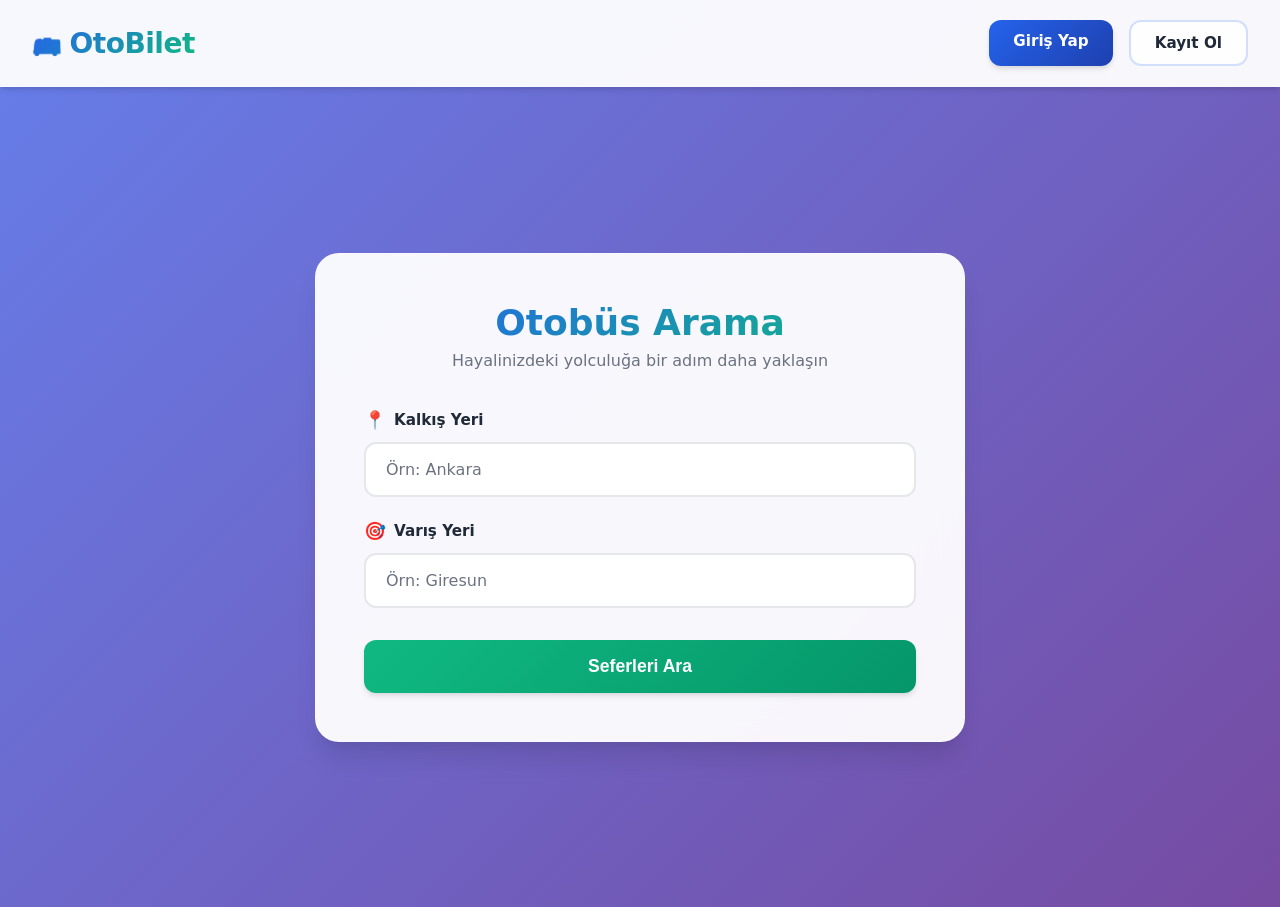
<file: frontend/public/index.html>
<!DOCTYPE html>
<html lang="tr">
<head>
    <meta charset="UTF-8">
    <meta name="viewport" content="width=device-width, initial-scale=1.0">
    <title>Otobüs Bileti Al - Kurumsal Bilet Platformu</title>
    <style>
        * {
            margin: 0;
            padding: 0;
            box-sizing: border-box;
        }

        :root {
            --primary-color: #2563eb;
            --primary-dark: #1e40af;
            --secondary-color: #10b981;
            --secondary-dark: #059669;
            --accent-color: #f59e0b;
            --text-primary: #1f2937;
            --text-secondary: #6b7280;
            --bg-primary: #ffffff;
            --bg-secondary: #f9fafb;
            --border-color: #e5e7eb;
            --shadow-sm: 0 1px 2px 0 rgba(0, 0, 0, 0.05);
            --shadow-md: 0 4px 6px -1px rgba(0, 0, 0, 0.1), 0 2px 4px -1px rgba(0, 0, 0, 0.06);
            --shadow-lg: 0 10px 15px -3px rgba(0, 0, 0, 0.1), 0 4px 6px -2px rgba(0, 0, 0, 0.05);
            --shadow-xl: 0 20px 25px -5px rgba(0, 0, 0, 0.1), 0 10px 10px -5px rgba(0, 0, 0, 0.04);
        }

        body {
            font-family: 'Inter', system-ui, -apple-system, BlinkMacSystemFont, "Segoe UI", Roboto, "Helvetica Neue", Arial, sans-serif;
            background: linear-gradient(135deg, #667eea 0%, #764ba2 25%, #f093fb 50%, #4facfe 75%, #00f2fe 100%);
            background-size: 400% 400%;
            animation: gradientShift 15s ease infinite;
            margin: 0;
            padding: 0;
            min-height: 100vh;
            color: var(--text-primary);
        }

        @keyframes gradientShift {
            0% { background-position: 0% 50%; }
            50% { background-position: 100% 50%; }
            100% { background-position: 0% 50%; }
        }

        @keyframes fadeInUp {
            from {
                opacity: 0;
                transform: translateY(30px);
            }
            to {
                opacity: 1;
                transform: translateY(0);
            }
        }

        @keyframes slideInRight {
            from {
                opacity: 0;
                transform: translateX(-20px);
            }
            to {
                opacity: 1;
                transform: translateX(0);
            }
        }

        @keyframes pulse {
            0%, 100% {
                transform: scale(1);
            }
            50% {
                transform: scale(1.05);
            }
        }

        @keyframes shimmer {
            0% {
                background-position: -1000px 0;
            }
            100% {
                background-position: 1000px 0;
            }
        }

        header {
            background: rgba(255, 255, 255, 0.95);
            backdrop-filter: blur(10px);
            -webkit-backdrop-filter: blur(10px);
            padding: 1.25rem 2rem;
            display: flex;
            justify-content: space-between;
            align-items: center;
            border-bottom: 1px solid rgba(255, 255, 255, 0.2);
            box-shadow: var(--shadow-md);
            position: sticky;
            top: 0;
            z-index: 100;
            animation: slideInRight 0.6s ease-out;
        }

        .logo {
            font-size: 1.75rem;
            font-weight: 700;
            background: linear-gradient(135deg, var(--primary-color), var(--secondary-color));
            -webkit-background-clip: text;
            -webkit-text-fill-color: transparent;
            background-clip: text;
            letter-spacing: -0.5px;
            display: flex;
            align-items: center;
            gap: 0.5rem;
        }

        .logo::before {
            content: "🚌";
            font-size: 1.5rem;
            animation: pulse 2s ease-in-out infinite;
        }

        .auth-links {
            display: flex;
            gap: 1rem;
        }

        .auth-links a {
            text-decoration: none;
            padding: 0.75rem 1.5rem;
            border-radius: 12px;
            font-weight: 600;
            font-size: 0.95rem;
            transition: all 0.3s cubic-bezier(0.4, 0, 0.2, 1);
            position: relative;
            overflow: hidden;
        }

        .auth-links a::before {
            content: '';
            position: absolute;
            top: 50%;
            left: 50%;
            width: 0;
            height: 0;
            border-radius: 50%;
            background: rgba(255, 255, 255, 0.3);
            transform: translate(-50%, -50%);
            transition: width 0.6s, height 0.6s;
        }

        .auth-links a:hover::before {
            width: 300px;
            height: 300px;
        }

        .auth-links a.login {
            background: linear-gradient(135deg, var(--primary-color), var(--primary-dark));
            color: white;
            box-shadow: var(--shadow-md);
        }

        .auth-links a.login:hover {
            transform: translateY(-2px);
            box-shadow: var(--shadow-lg);
        }

        .auth-links a.register {
            background: rgba(255, 255, 255, 0.9);
            color: var(--text-primary);
            border: 2px solid rgba(37, 99, 235, 0.2);
        }

        .auth-links a.register:hover {
            background: rgba(255, 255, 255, 1);
            border-color: var(--primary-color);
            transform: translateY(-2px);
            box-shadow: var(--shadow-md);
        }

        main {
            padding: 3rem 2rem;
            min-height: calc(100vh - 80px);
            display: flex;
            align-items: center;
            justify-content: center;
        }

        .container {
            max-width: 650px;
            width: 100%;
            background: rgba(255, 255, 255, 0.95);
            backdrop-filter: blur(20px);
            -webkit-backdrop-filter: blur(20px);
            padding: 3rem;
            border-radius: 24px;
            box-shadow: var(--shadow-xl);
            border: 1px solid rgba(255, 255, 255, 0.3);
            animation: fadeInUp 0.8s ease-out;
        }

        h1 {
            text-align: center;
            color: var(--text-primary);
            font-size: 2.25rem;
            font-weight: 700;
            margin-bottom: 0.5rem;
            background: linear-gradient(135deg, var(--primary-color), var(--secondary-color));
            -webkit-background-clip: text;
            -webkit-text-fill-color: transparent;
            background-clip: text;
        }

        .subtitle {
            text-align: center;
            color: var(--text-secondary);
            font-size: 1rem;
            margin-bottom: 2.5rem;
        }

        .search-form {
            display: flex;
            flex-direction: column;
            gap: 1.5rem;
        }

        .form-group {
            display: flex;
            flex-direction: column;
            position: relative;
        }

        label {
            margin-bottom: 0.75rem;
            font-weight: 600;
            color: var(--text-primary);
            font-size: 0.95rem;
            display: flex;
            align-items: center;
            gap: 0.5rem;
        }

        label::before {
            content: "📍";
            font-size: 1.1rem;
        }

        .form-group:last-of-type label::before {
            content: "🎯";
        }

        input {
            padding: 1rem 1.25rem;
            border: 2px solid var(--border-color);
            border-radius: 12px;
            font-size: 1rem;
            transition: all 0.3s cubic-bezier(0.4, 0, 0.2, 1);
            background: var(--bg-primary);
            color: var(--text-primary);
            font-family: inherit;
        }

        input:focus {
            outline: none;
            border-color: var(--primary-color);
            box-shadow: 0 0 0 4px rgba(37, 99, 235, 0.1);
            transform: translateY(-2px);
        }

        input::placeholder {
            color: var(--text-secondary);
        }

        button {
            padding: 1rem 2rem;
            background: linear-gradient(135deg, var(--secondary-color), var(--secondary-dark));
            color: white;
            border: none;
            border-radius: 12px;
            cursor: pointer;
            font-size: 1.1rem;
            font-weight: 600;
            transition: all 0.3s cubic-bezier(0.4, 0, 0.2, 1);
            box-shadow: var(--shadow-md);
            position: relative;
            overflow: hidden;
            margin-top: 0.5rem;
        }

        button::before {
            content: '';
            position: absolute;
            top: 0;
            left: -100%;
            width: 100%;
            height: 100%;
            background: linear-gradient(90deg, transparent, rgba(255, 255, 255, 0.3), transparent);
            transition: left 0.5s;
        }

        button:hover::before {
            left: 100%;
        }

        button:hover {
            transform: translateY(-3px);
            box-shadow: var(--shadow-lg);
        }

        button:active {
            transform: translateY(-1px);
        }

        @media (max-width: 768px) {
            header {
                padding: 1rem 1.5rem;
                flex-direction: column;
                gap: 1rem;
            }

            .auth-links {
                width: 100%;
                justify-content: center;
            }

            .container {
                padding: 2rem 1.5rem;
                margin: 1rem;
            }

            h1 {
                font-size: 1.75rem;
            }

            main {
                padding: 2rem 1rem;
            }
        }
    </style>
</head>
<body>
    <header>
        <div class="logo">OtoBilet</div>
        <nav class="auth-links">
            <a href="/login.html" class="login">Giriş Yap</a>
            <a href="/register.html" class="register">Kayıt Ol</a>
        </nav>
    </header>
    <main>
        <div class="container">
            <h1>Otobüs Arama</h1>
            <p class="subtitle">Hayalinizdeki yolculuğa bir adım daha yaklaşın</p>
            <form class="search-form" action="/trips.php" method="GET">
                <div class="form-group">
                    <label for="departure">Kalkış Yeri</label>
                    <input type="text" id="departure" name="departure_city" placeholder="Örn: Ankara" required>
                </div>
                <div class="form-group">
                    <label for="destination">Varış Yeri</label>
                    <input type="text" id="destination" name="destination_city" placeholder="Örn: Giresun" required>
                </div>
                <button type="submit">Seferleri Ara</button>
            </form>
        </div>
    </main>
</body>
</html>
</file>
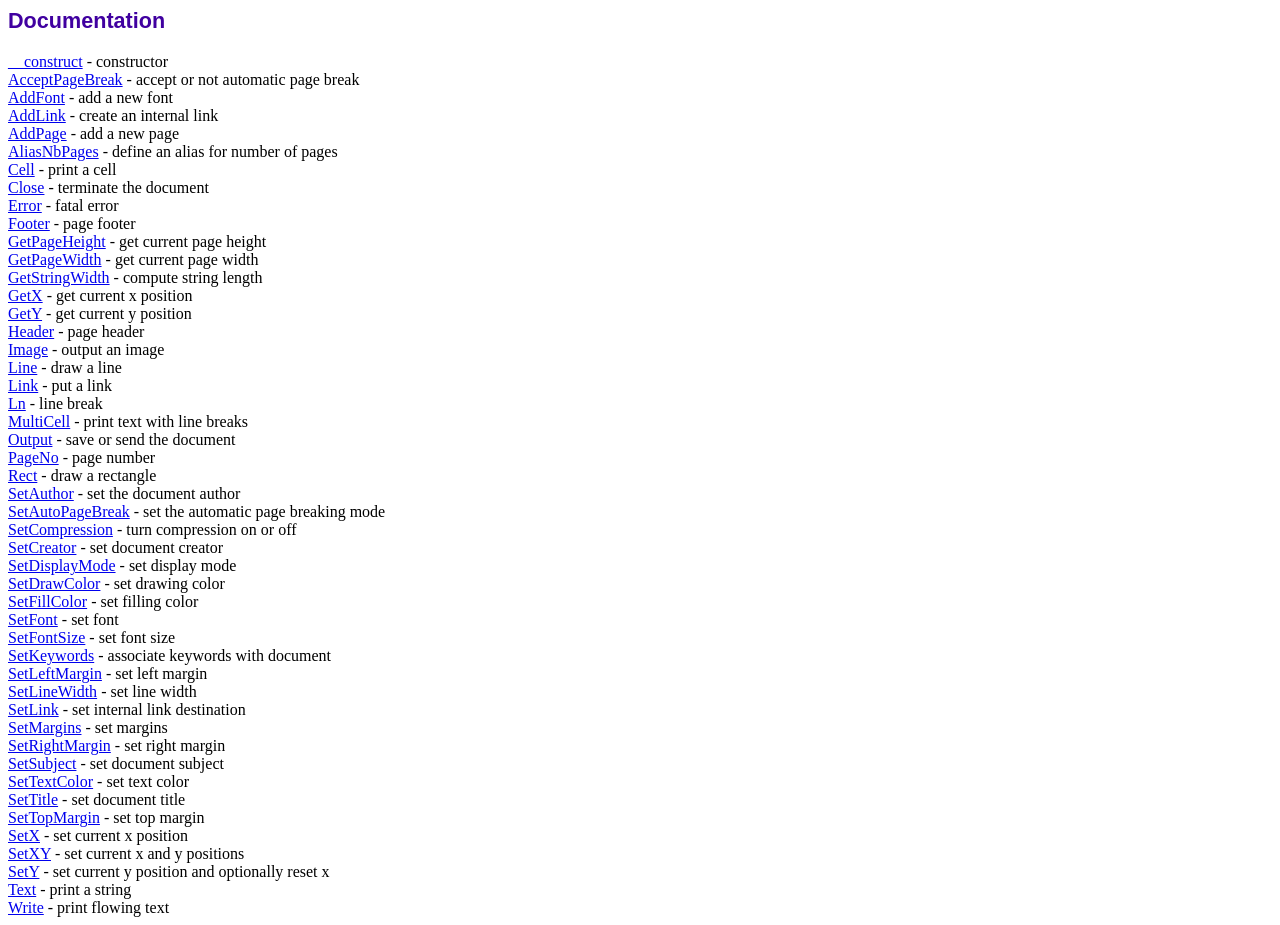
<file: backend/src/lib/doc/index.htm>
<!DOCTYPE html PUBLIC "-//W3C//DTD HTML 4.01 Transitional//EN">
<html>
<head>
<meta http-equiv="Content-Type" content="text/html; charset=UTF-8">
<title>Documentation</title>
<link type="text/css" rel="stylesheet" href="../fpdf.css">
</head>
<body>
<h1>Documentation</h1>
<a href="__construct.htm">__construct</a> - constructor<br>
<a href="acceptpagebreak.htm">AcceptPageBreak</a> - accept or not automatic page break<br>
<a href="addfont.htm">AddFont</a> - add a new font<br>
<a href="addlink.htm">AddLink</a> - create an internal link<br>
<a href="addpage.htm">AddPage</a> - add a new page<br>
<a href="aliasnbpages.htm">AliasNbPages</a> - define an alias for number of pages<br>
<a href="cell.htm">Cell</a> - print a cell<br>
<a href="close.htm">Close</a> - terminate the document<br>
<a href="error.htm">Error</a> - fatal error<br>
<a href="footer.htm">Footer</a> - page footer<br>
<a href="getpageheight.htm">GetPageHeight</a> - get current page height<br>
<a href="getpagewidth.htm">GetPageWidth</a> - get current page width<br>
<a href="getstringwidth.htm">GetStringWidth</a> - compute string length<br>
<a href="getx.htm">GetX</a> - get current x position<br>
<a href="gety.htm">GetY</a> - get current y position<br>
<a href="header.htm">Header</a> - page header<br>
<a href="image.htm">Image</a> - output an image<br>
<a href="line.htm">Line</a> - draw a line<br>
<a href="link.htm">Link</a> - put a link<br>
<a href="ln.htm">Ln</a> - line break<br>
<a href="multicell.htm">MultiCell</a> - print text with line breaks<br>
<a href="output.htm">Output</a> - save or send the document<br>
<a href="pageno.htm">PageNo</a> - page number<br>
<a href="rect.htm">Rect</a> - draw a rectangle<br>
<a href="setauthor.htm">SetAuthor</a> - set the document author<br>
<a href="setautopagebreak.htm">SetAutoPageBreak</a> - set the automatic page breaking mode<br>
<a href="setcompression.htm">SetCompression</a> - turn compression on or off<br>
<a href="setcreator.htm">SetCreator</a> - set document creator<br>
<a href="setdisplaymode.htm">SetDisplayMode</a> - set display mode<br>
<a href="setdrawcolor.htm">SetDrawColor</a> - set drawing color<br>
<a href="setfillcolor.htm">SetFillColor</a> - set filling color<br>
<a href="setfont.htm">SetFont</a> - set font<br>
<a href="setfontsize.htm">SetFontSize</a> - set font size<br>
<a href="setkeywords.htm">SetKeywords</a> - associate keywords with document<br>
<a href="setleftmargin.htm">SetLeftMargin</a> - set left margin<br>
<a href="setlinewidth.htm">SetLineWidth</a> - set line width<br>
<a href="setlink.htm">SetLink</a> - set internal link destination<br>
<a href="setmargins.htm">SetMargins</a> - set margins<br>
<a href="setrightmargin.htm">SetRightMargin</a> - set right margin<br>
<a href="setsubject.htm">SetSubject</a> - set document subject<br>
<a href="settextcolor.htm">SetTextColor</a> - set text color<br>
<a href="settitle.htm">SetTitle</a> - set document title<br>
<a href="settopmargin.htm">SetTopMargin</a> - set top margin<br>
<a href="setx.htm">SetX</a> - set current x position<br>
<a href="setxy.htm">SetXY</a> - set current x and y positions<br>
<a href="sety.htm">SetY</a> - set current y position and optionally reset x<br>
<a href="text.htm">Text</a> - print a string<br>
<a href="write.htm">Write</a> - print flowing text<br>
</body>
</html>
</file>
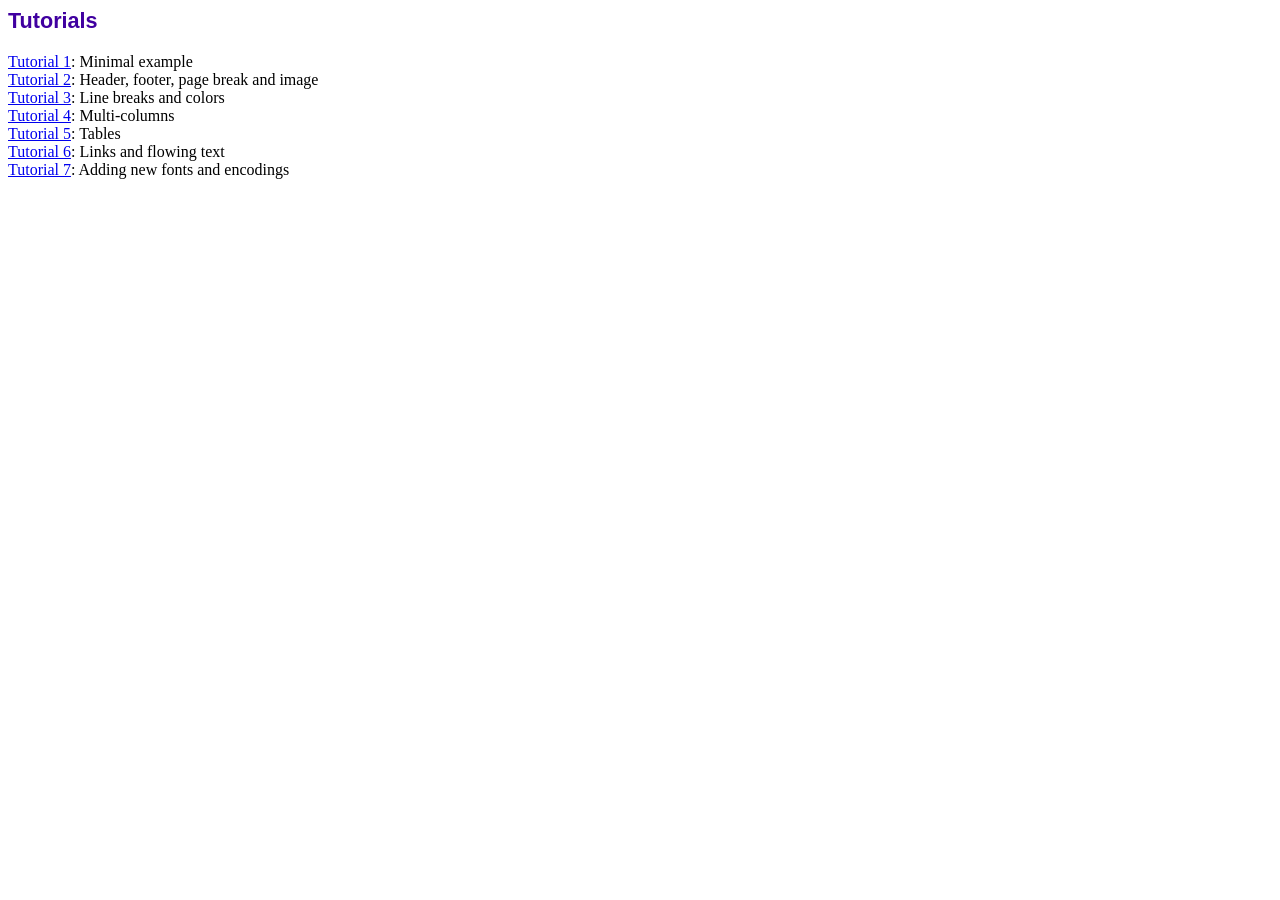
<file: backend/src/lib/tutorial/index.htm>
<!DOCTYPE html PUBLIC "-//W3C//DTD HTML 4.01 Transitional//EN">
<html>
<head>
<meta http-equiv="Content-Type" content="text/html; charset=UTF-8">
<title>Tutorials</title>
<link type="text/css" rel="stylesheet" href="../fpdf.css">
</head>
<body>
<h1>Tutorials</h1>
<ul style="list-style-type:none; margin-left:0; padding-left:0">
<li><a href="tuto1.htm">Tutorial 1</a>: Minimal example</li>
<li><a href="tuto2.htm">Tutorial 2</a>: Header, footer, page break and image</li>
<li><a href="tuto3.htm">Tutorial 3</a>: Line breaks and colors</li>
<li><a href="tuto4.htm">Tutorial 4</a>: Multi-columns</li>
<li><a href="tuto5.htm">Tutorial 5</a>: Tables</li>
<li><a href="tuto6.htm">Tutorial 6</a>: Links and flowing text</li>
<li><a href="tuto7.htm">Tutorial 7</a>: Adding new fonts and encodings</li>
</ul>
</body>
</html>
</file>
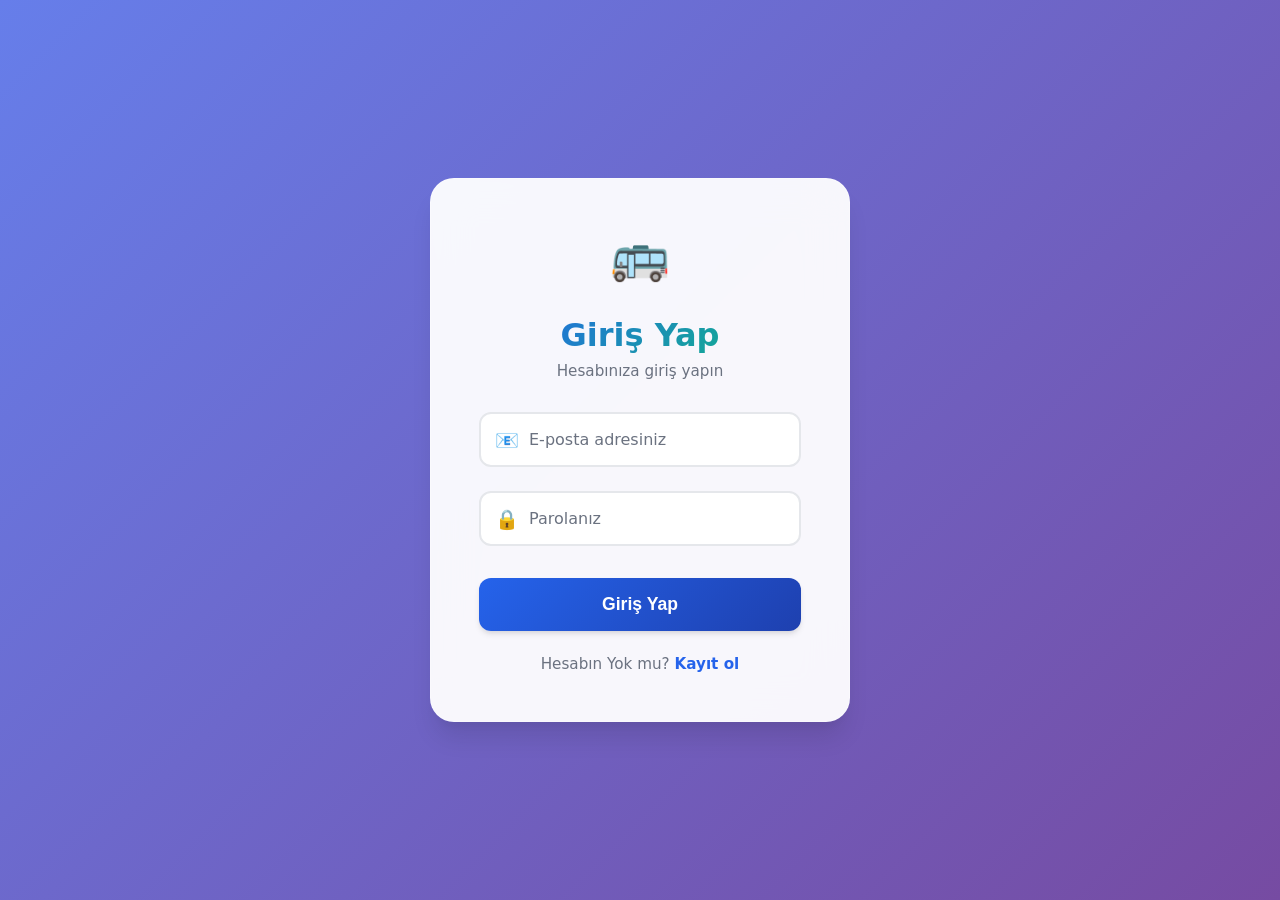
<file: frontend/public/login.html>
<!DOCTYPE html>
<html lang="tr">
<head>
    <meta charset="UTF-8">
    <meta name="viewport" content="width=device-width, initial-scale=1.0">
    <title>Giriş Yap - Kurumsal Bilet Platformu</title>
    <style>
        * {
            margin: 0;
            padding: 0;
            box-sizing: border-box;
        }

        :root {
            --primary-color: #2563eb;
            --primary-dark: #1e40af;
            --secondary-color: #10b981;
            --secondary-dark: #059669;
            --accent-color: #f59e0b;
            --text-primary: #1f2937;
            --text-secondary: #6b7280;
            --bg-primary: #ffffff;
            --bg-secondary: #f9fafb;
            --border-color: #e5e7eb;
            --shadow-sm: 0 1px 2px 0 rgba(0, 0, 0, 0.05);
            --shadow-md: 0 4px 6px -1px rgba(0, 0, 0, 0.1), 0 2px 4px -1px rgba(0, 0, 0, 0.06);
            --shadow-lg: 0 10px 15px -3px rgba(0, 0, 0, 0.1), 0 4px 6px -2px rgba(0, 0, 0, 0.05);
            --shadow-xl: 0 20px 25px -5px rgba(0, 0, 0, 0.1), 0 10px 10px -5px rgba(0, 0, 0, 0.04);
        }

        body {
            font-family: 'Inter', system-ui, -apple-system, BlinkMacSystemFont, "Segoe UI", Roboto, "Helvetica Neue", Arial, sans-serif;
            display: flex;
            justify-content: center;
            align-items: center;
            min-height: 100vh;
            background: linear-gradient(135deg, #667eea 0%, #764ba2 25%, #f093fb 50%, #4facfe 75%, #00f2fe 100%);
            background-size: 400% 400%;
            animation: gradientShift 15s ease infinite;
            padding: 2rem;
        }

        @keyframes gradientShift {
            0% { background-position: 0% 50%; }
            50% { background-position: 100% 50%; }
            100% { background-position: 0% 50%; }
        }

        @keyframes fadeInUp {
            from {
                opacity: 0;
                transform: translateY(30px);
            }
            to {
                opacity: 1;
                transform: translateY(0);
            }
        }

        @keyframes slideIn {
            from {
                opacity: 0;
                transform: scale(0.95);
            }
            to {
                opacity: 1;
                transform: scale(1);
            }
        }

        @keyframes float {
            0%, 100% {
                transform: translateY(0px);
            }
            50% {
                transform: translateY(-10px);
            }
        }

        form {
            background: rgba(255, 255, 255, 0.95);
            backdrop-filter: blur(20px);
            -webkit-backdrop-filter: blur(20px);
            padding: 3rem;
            border-radius: 24px;
            box-shadow: var(--shadow-xl);
            width: 100%;
            max-width: 420px;
            border: 1px solid rgba(255, 255, 255, 0.3);
            animation: fadeInUp 0.8s ease-out;
        }

        .logo-container {
            text-align: center;
            margin-bottom: 2rem;
        }

        .logo-icon {
            font-size: 3rem;
            animation: float 3s ease-in-out infinite;
            display: inline-block;
        }

        h2 {
            text-align: center;
            color: var(--text-primary);
            font-size: 2rem;
            font-weight: 700;
            margin-bottom: 0.5rem;
            background: linear-gradient(135deg, var(--primary-color), var(--secondary-color));
            -webkit-background-clip: text;
            -webkit-text-fill-color: transparent;
            background-clip: text;
        }

        .subtitle {
            text-align: center;
            color: var(--text-secondary);
            font-size: 0.95rem;
            margin-bottom: 2rem;
        }

        .input-group {
            position: relative;
            margin-bottom: 1.5rem;
        }

        .input-icon {
            position: absolute;
            left: 1rem;
            top: 50%;
            transform: translateY(-50%);
            font-size: 1.2rem;
            color: var(--text-secondary);
            z-index: 1;
        }

        input {
            width: 100%;
            padding: 1rem 1rem 1rem 3rem;
            border: 2px solid var(--border-color);
            border-radius: 12px;
            box-sizing: border-box;
            font-size: 1rem;
            transition: all 0.3s cubic-bezier(0.4, 0, 0.2, 1);
            background: var(--bg-primary);
            color: var(--text-primary);
            font-family: inherit;
        }

        input:focus {
            outline: none;
            border-color: var(--primary-color);
            box-shadow: 0 0 0 4px rgba(37, 99, 235, 0.1);
            transform: translateY(-2px);
        }

        input::placeholder {
            color: var(--text-secondary);
        }

        button {
            width: 100%;
            padding: 1rem;
            background: linear-gradient(135deg, var(--primary-color), var(--primary-dark));
            color: white;
            border: none;
            border-radius: 12px;
            cursor: pointer;
            font-size: 1.1rem;
            font-weight: 600;
            transition: all 0.3s cubic-bezier(0.4, 0, 0.2, 1);
            box-shadow: var(--shadow-md);
            position: relative;
            overflow: hidden;
            margin-top: 0.5rem;
        }

        button::before {
            content: '';
            position: absolute;
            top: 0;
            left: -100%;
            width: 100%;
            height: 100%;
            background: linear-gradient(90deg, transparent, rgba(255, 255, 255, 0.3), transparent);
            transition: left 0.5s;
        }

        button:hover::before {
            left: 100%;
        }

        button:hover {
            transform: translateY(-3px);
            box-shadow: var(--shadow-lg);
        }

        button:active {
            transform: translateY(-1px);
        }

        .register-link {
            text-align: center;
            margin-top: 1.5rem;
            color: var(--text-secondary);
            font-size: 0.95rem;
        }

        .register-link a {
            color: var(--primary-color);
            text-decoration: none;
            font-weight: 600;
            transition: all 0.3s ease;
            position: relative;
        }

        .register-link a::after {
            content: '';
            position: absolute;
            bottom: -2px;
            left: 0;
            width: 0;
            height: 2px;
            background: var(--primary-color);
            transition: width 0.3s ease;
        }

        .register-link a:hover::after {
            width: 100%;
        }

        .register-link a:hover {
            color: var(--primary-dark);
        }

        @media (max-width: 480px) {
            form {
                padding: 2rem 1.5rem;
            }

            h2 {
                font-size: 1.75rem;
            }
        }
    </style>
</head>
<body>
    <form action="/handle_login.php" method="POST">
        <div class="logo-container">
            <div class="logo-icon">🚌</div>
        </div>
        <h2>Giriş Yap</h2>
        <p class="subtitle">Hesabınıza giriş yapın</p>
        
        <div class="input-group">
            <span class="input-icon">📧</span>
            <input type="email" name="email" placeholder="E-posta adresiniz" required>
        </div>
        
        <div class="input-group">
            <span class="input-icon">🔒</span>
            <input type="password" name="password" placeholder="Parolanız" required>
        </div>
        
        <button type="submit">Giriş Yap</button>
        
        <p class="register-link">Hesabın Yok mu? <a href="/register.html">Kayıt ol</a></p>
    </form>
</body>
</html>
</file>
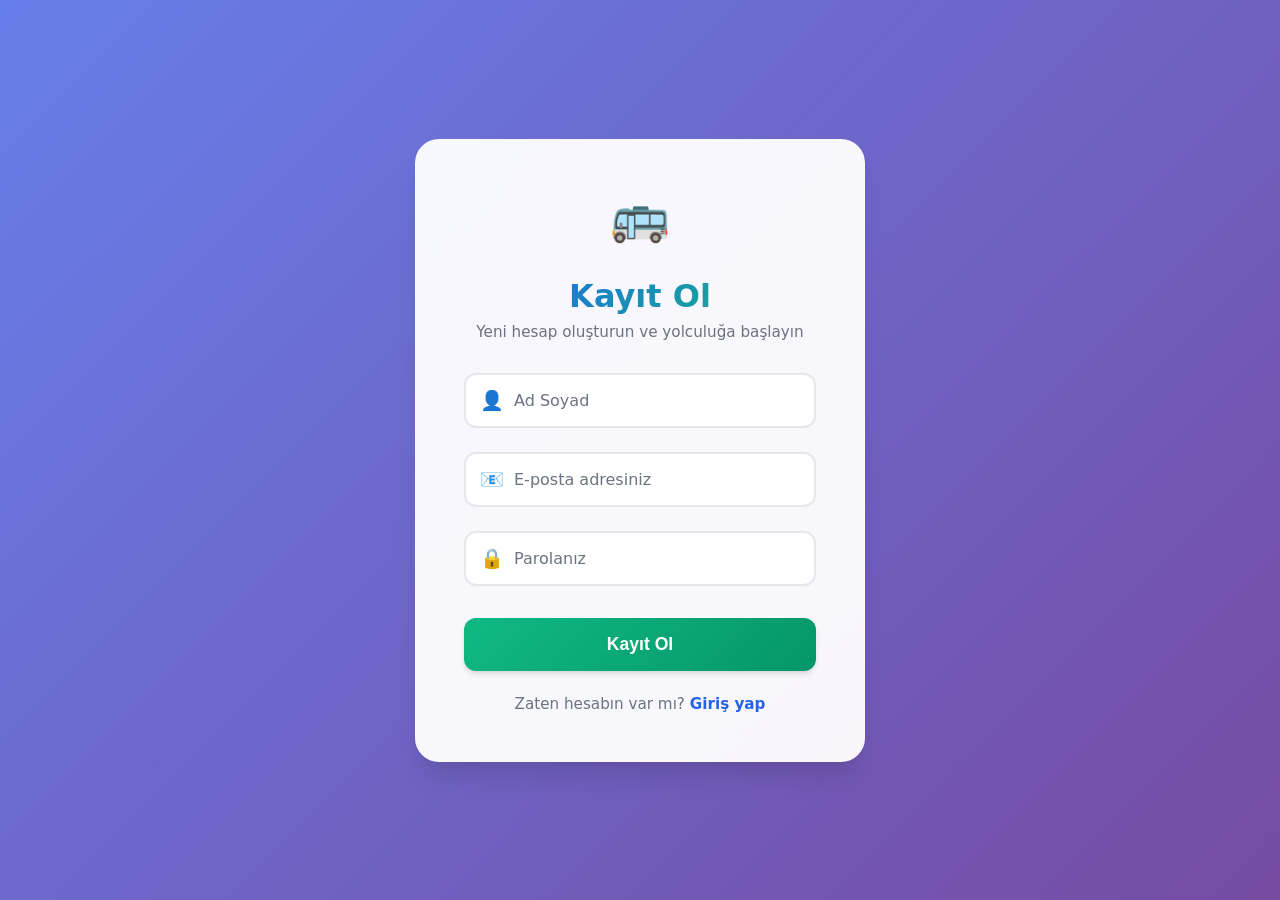
<file: frontend/public/register.html>
<!DOCTYPE html>
<html lang="tr">
<head>
    <meta charset="UTF-8">
    <meta name="viewport" content="width=device-width, initial-scale=1.0">
    <title>Kayıt Ol - Kurumsal Bilet Platformu</title>
    <style>
        * {
            margin: 0;
            padding: 0;
            box-sizing: border-box;
        }

        :root {
            --primary-color: #2563eb;
            --primary-dark: #1e40af;
            --secondary-color: #10b981;
            --secondary-dark: #059669;
            --accent-color: #f59e0b;
            --text-primary: #1f2937;
            --text-secondary: #6b7280;
            --bg-primary: #ffffff;
            --bg-secondary: #f9fafb;
            --border-color: #e5e7eb;
            --shadow-sm: 0 1px 2px 0 rgba(0, 0, 0, 0.05);
            --shadow-md: 0 4px 6px -1px rgba(0, 0, 0, 0.1), 0 2px 4px -1px rgba(0, 0, 0, 0.06);
            --shadow-lg: 0 10px 15px -3px rgba(0, 0, 0, 0.1), 0 4px 6px -2px rgba(0, 0, 0, 0.05);
            --shadow-xl: 0 20px 25px -5px rgba(0, 0, 0, 0.1), 0 10px 10px -5px rgba(0, 0, 0, 0.04);
        }

        body {
            font-family: 'Inter', system-ui, -apple-system, BlinkMacSystemFont, "Segoe UI", Roboto, "Helvetica Neue", Arial, sans-serif;
            display: flex;
            justify-content: center;
            align-items: center;
            min-height: 100vh;
            background: linear-gradient(135deg, #667eea 0%, #764ba2 25%, #f093fb 50%, #4facfe 75%, #00f2fe 100%);
            background-size: 400% 400%;
            animation: gradientShift 15s ease infinite;
            padding: 2rem;
        }

        @keyframes gradientShift {
            0% { background-position: 0% 50%; }
            50% { background-position: 100% 50%; }
            100% { background-position: 0% 50%; }
        }

        @keyframes fadeInUp {
            from {
                opacity: 0;
                transform: translateY(30px);
            }
            to {
                opacity: 1;
                transform: translateY(0);
            }
        }

        @keyframes slideIn {
            from {
                opacity: 0;
                transform: scale(0.95);
            }
            to {
                opacity: 1;
                transform: scale(1);
            }
        }

        @keyframes float {
            0%, 100% {
                transform: translateY(0px);
            }
            50% {
                transform: translateY(-10px);
            }
        }

        @keyframes bounce {
            0%, 100% {
                transform: translateY(0);
            }
            50% {
                transform: translateY(-5px);
            }
        }

        form {
            background: rgba(255, 255, 255, 0.95);
            backdrop-filter: blur(20px);
            -webkit-backdrop-filter: blur(20px);
            padding: 3rem;
            border-radius: 24px;
            box-shadow: var(--shadow-xl);
            width: 100%;
            max-width: 450px;
            border: 1px solid rgba(255, 255, 255, 0.3);
            animation: fadeInUp 0.8s ease-out;
        }

        .logo-container {
            text-align: center;
            margin-bottom: 2rem;
        }

        .logo-icon {
            font-size: 3rem;
            animation: float 3s ease-in-out infinite;
            display: inline-block;
        }

        h2 {
            text-align: center;
            color: var(--text-primary);
            font-size: 2rem;
            font-weight: 700;
            margin-bottom: 0.5rem;
            background: linear-gradient(135deg, var(--primary-color), var(--secondary-color));
            -webkit-background-clip: text;
            -webkit-text-fill-color: transparent;
            background-clip: text;
        }

        .subtitle {
            text-align: center;
            color: var(--text-secondary);
            font-size: 0.95rem;
            margin-bottom: 2rem;
        }

        .input-group {
            position: relative;
            margin-bottom: 1.5rem;
        }

        .input-icon {
            position: absolute;
            left: 1rem;
            top: 50%;
            transform: translateY(-50%);
            font-size: 1.2rem;
            color: var(--text-secondary);
            z-index: 1;
        }

        input {
            width: 100%;
            padding: 1rem 1rem 1rem 3rem;
            border: 2px solid var(--border-color);
            border-radius: 12px;
            box-sizing: border-box;
            font-size: 1rem;
            transition: all 0.3s cubic-bezier(0.4, 0, 0.2, 1);
            background: var(--bg-primary);
            color: var(--text-primary);
            font-family: inherit;
        }

        input:focus {
            outline: none;
            border-color: var(--primary-color);
            box-shadow: 0 0 0 4px rgba(37, 99, 235, 0.1);
            transform: translateY(-2px);
        }

        input::placeholder {
            color: var(--text-secondary);
        }

        button {
            width: 100%;
            padding: 1rem;
            background: linear-gradient(135deg, var(--secondary-color), var(--secondary-dark));
            color: white;
            border: none;
            border-radius: 12px;
            cursor: pointer;
            font-size: 1.1rem;
            font-weight: 600;
            transition: all 0.3s cubic-bezier(0.4, 0, 0.2, 1);
            box-shadow: var(--shadow-md);
            position: relative;
            overflow: hidden;
            margin-top: 0.5rem;
        }

        button::before {
            content: '';
            position: absolute;
            top: 0;
            left: -100%;
            width: 100%;
            height: 100%;
            background: linear-gradient(90deg, transparent, rgba(255, 255, 255, 0.3), transparent);
            transition: left 0.5s;
        }

        button:hover::before {
            left: 100%;
        }

        button:hover {
            transform: translateY(-3px);
            box-shadow: var(--shadow-lg);
        }

        button:active {
            transform: translateY(-1px);
        }

        .login-link {
            text-align: center;
            margin-top: 1.5rem;
            color: var(--text-secondary);
            font-size: 0.95rem;
        }

        .login-link a {
            color: var(--primary-color);
            text-decoration: none;
            font-weight: 600;
            transition: all 0.3s ease;
            position: relative;
        }

        .login-link a::after {
            content: '';
            position: absolute;
            bottom: -2px;
            left: 0;
            width: 0;
            height: 2px;
            background: var(--primary-color);
            transition: width 0.3s ease;
        }

        .login-link a:hover::after {
            width: 100%;
        }

        .login-link a:hover {
            color: var(--primary-dark);
        }

        @media (max-width: 480px) {
            form {
                padding: 2rem 1.5rem;
            }

            h2 {
                font-size: 1.75rem;
            }
        }
    </style>
</head>
<body>
    <form action="/handle_register.php" method="POST">
        <div class="logo-container">
            <div class="logo-icon">🚌</div>
        </div>
        <h2>Kayıt Ol</h2>
        <p class="subtitle">Yeni hesap oluşturun ve yolculuğa başlayın</p>
        
        <div class="input-group">
            <span class="input-icon">👤</span>
            <input type="text" name="full_name" placeholder="Ad Soyad" required>
        </div>
        
        <div class="input-group">
            <span class="input-icon">📧</span>
            <input type="email" name="email" placeholder="E-posta adresiniz" required>
        </div>
        
        <div class="input-group">
            <span class="input-icon">🔒</span>
            <input type="password" name="password" placeholder="Parolanız" required>
        </div>
        
    <input type="hidden" name="role" value="user">
        
        <button type="submit">Kayıt Ol</button>

        <p class="login-link">Zaten hesabın var mı? <a href="/login.html">Giriş yap</a></p>
    </form>
</body>
</html>
</file>
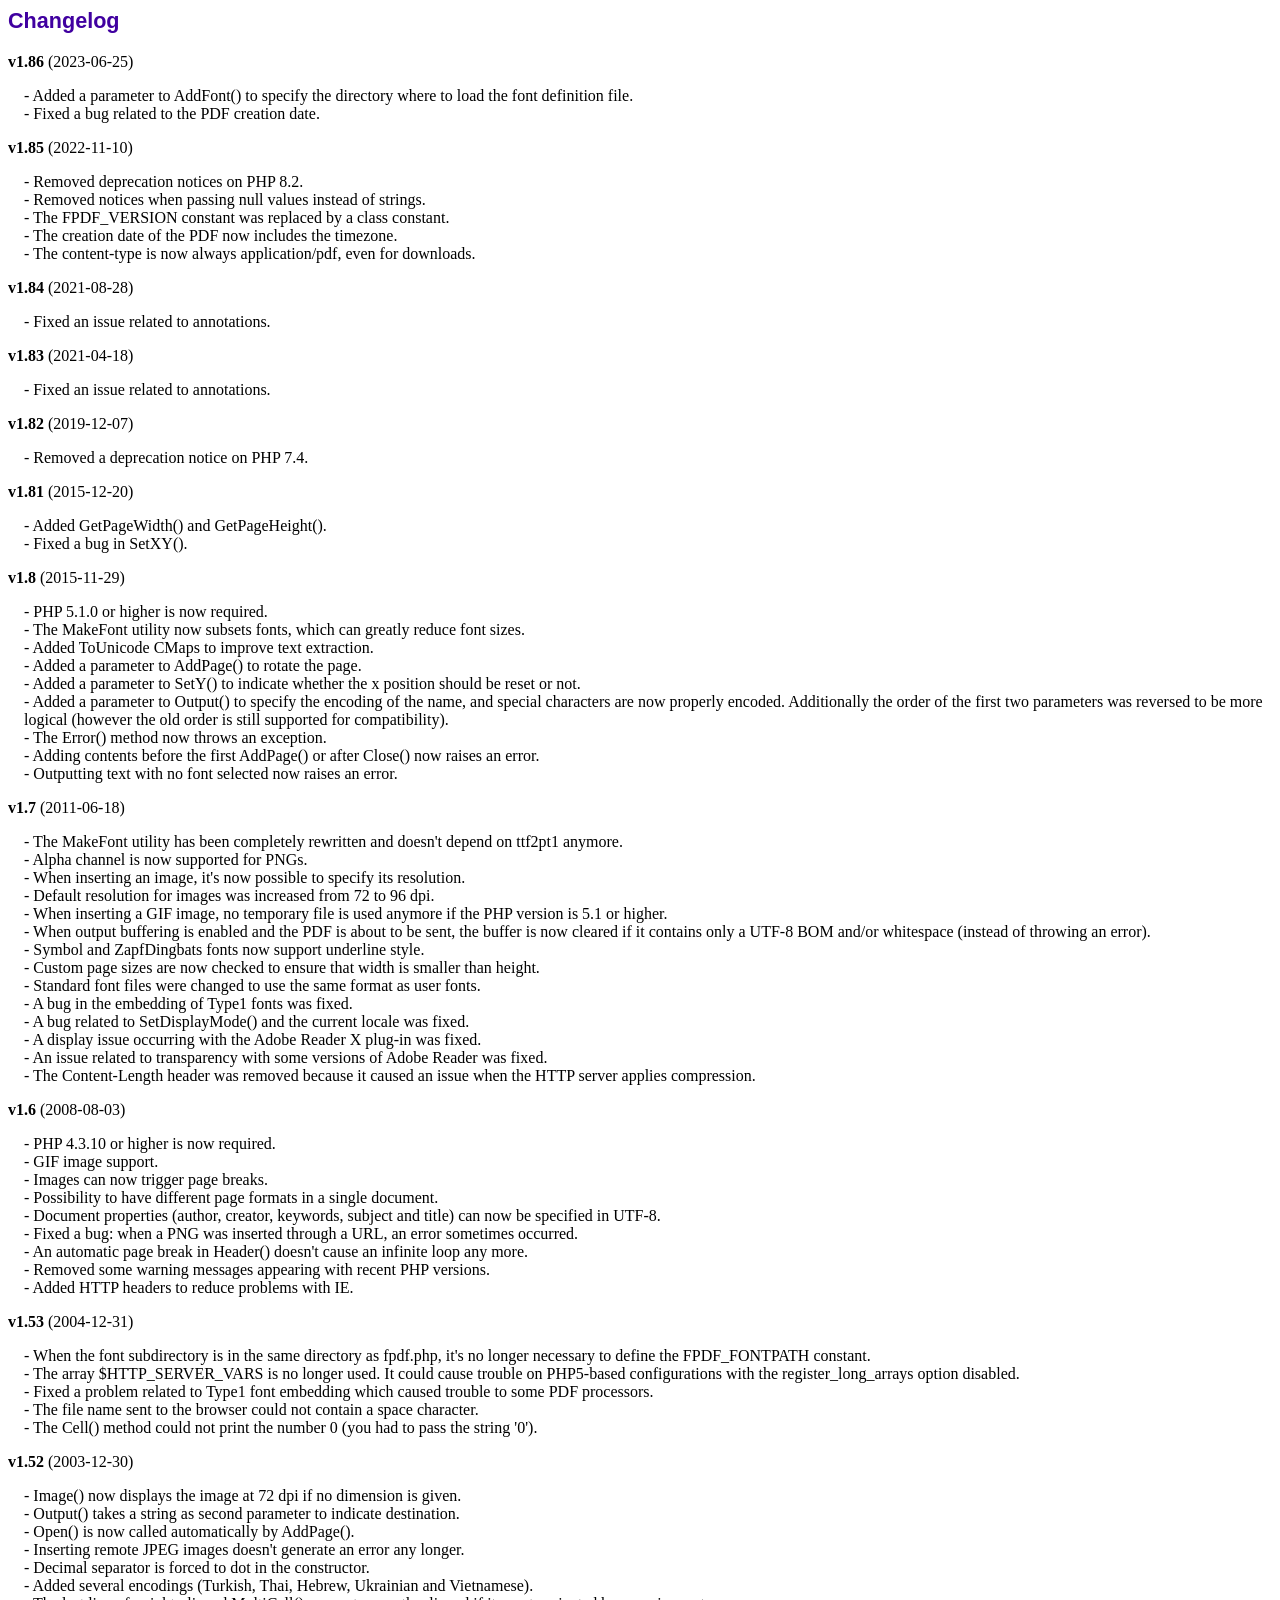
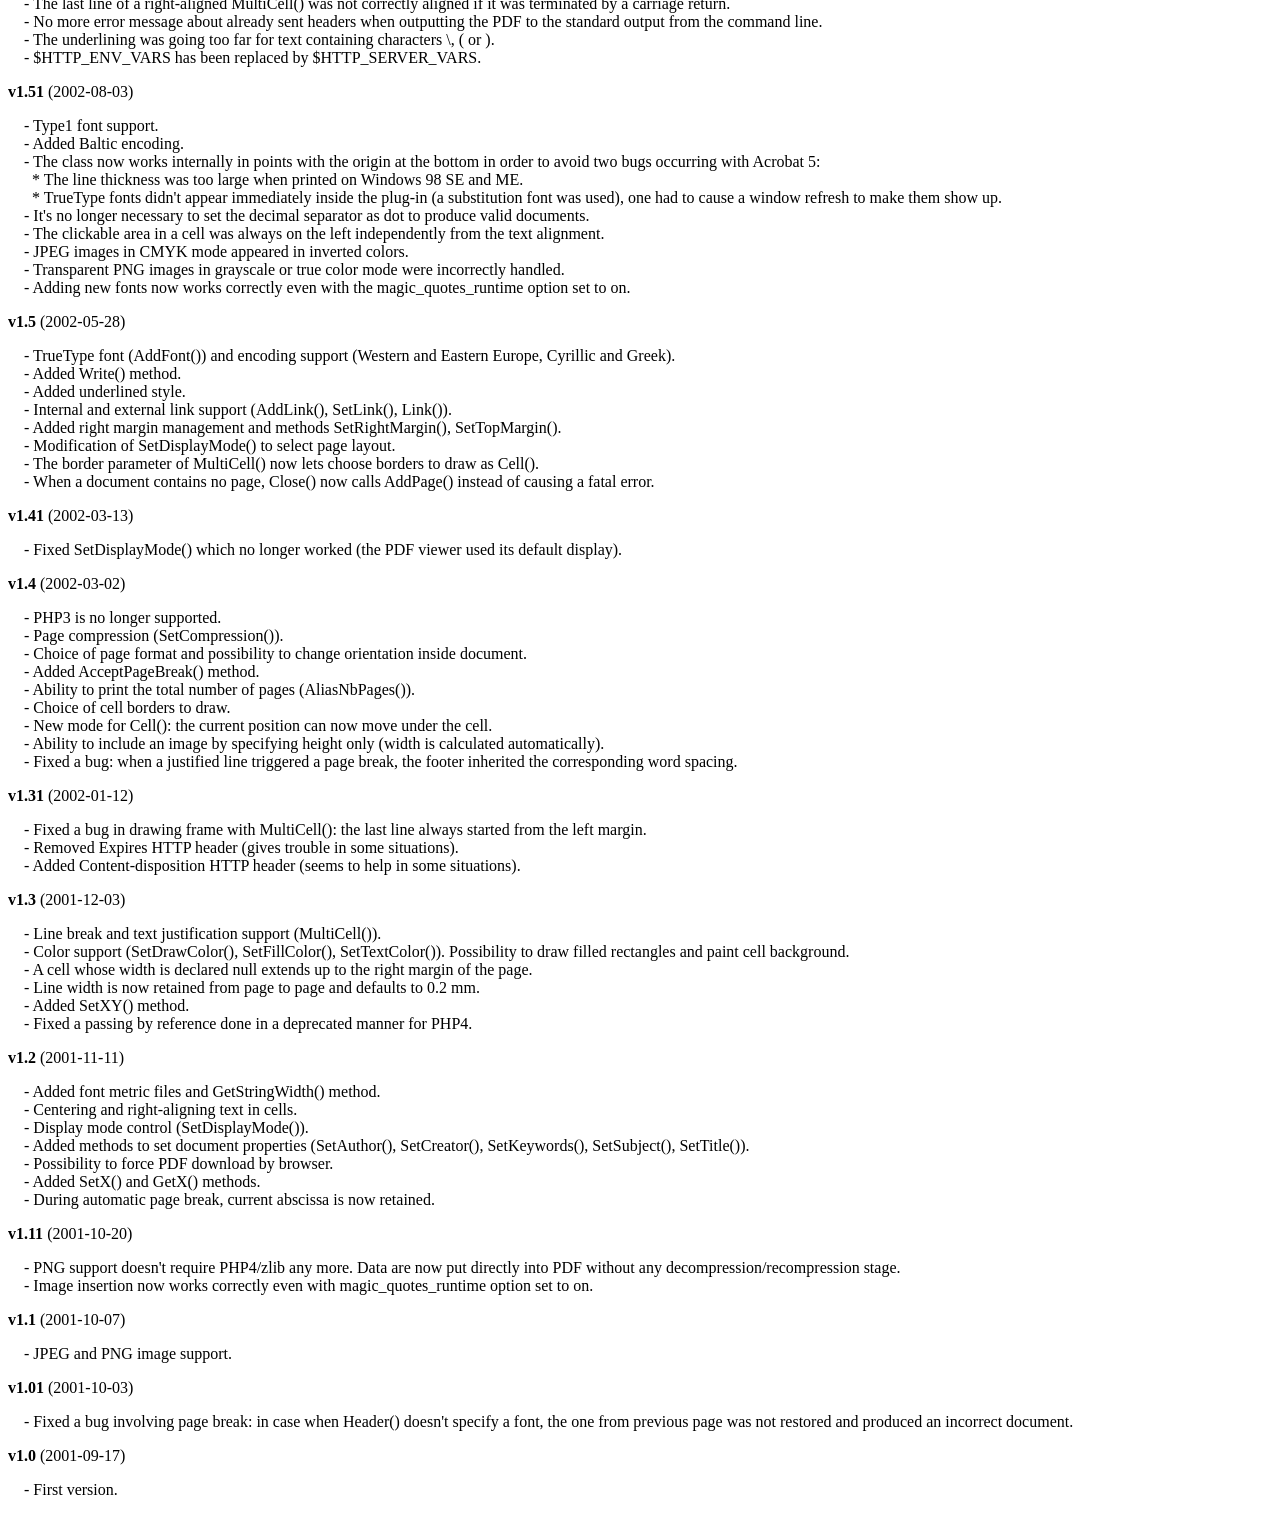
<file: backend/src/lib/changelog.htm>
<!DOCTYPE html PUBLIC "-//W3C//DTD HTML 4.01 Transitional//EN">
<html>
<head>
<meta http-equiv="Content-Type" content="text/html; charset=UTF-8">
<title>Changelog</title>
<link type="text/css" rel="stylesheet" href="fpdf.css">
<style type="text/css">
dd {margin:1em 0 1em 1em}
</style>
</head>
<body>
<h1>Changelog</h1>
<dl>
<dt><strong>v1.86</strong> (2023-06-25)</dt>
<dd>
- Added a parameter to AddFont() to specify the directory where to load the font definition file.<br>
- Fixed a bug related to the PDF creation date.<br>
</dd>
<dt><strong>v1.85</strong> (2022-11-10)</dt>
<dd>
- Removed deprecation notices on PHP 8.2.<br>
- Removed notices when passing null values instead of strings.<br>
- The FPDF_VERSION constant was replaced by a class constant.<br>
- The creation date of the PDF now includes the timezone.<br>
- The content-type is now always application/pdf, even for downloads.<br>
</dd>
<dt><strong>v1.84</strong> (2021-08-28)</dt>
<dd>
- Fixed an issue related to annotations.<br>
</dd>
<dt><strong>v1.83</strong> (2021-04-18)</dt>
<dd>
- Fixed an issue related to annotations.<br>
</dd>
<dt><strong>v1.82</strong> (2019-12-07)</dt>
<dd>
- Removed a deprecation notice on PHP 7.4.<br>
</dd>
<dt><strong>v1.81</strong> (2015-12-20)</dt>
<dd>
- Added GetPageWidth() and GetPageHeight().<br>
- Fixed a bug in SetXY().<br>
</dd>
<dt><strong>v1.8</strong> (2015-11-29)</dt>
<dd>
- PHP 5.1.0 or higher is now required.<br>
- The MakeFont utility now subsets fonts, which can greatly reduce font sizes.<br>
- Added ToUnicode CMaps to improve text extraction.<br>
- Added a parameter to AddPage() to rotate the page.<br>
- Added a parameter to SetY() to indicate whether the x position should be reset or not.<br>
- Added a parameter to Output() to specify the encoding of the name, and special characters are now properly encoded. Additionally the order of the first two parameters was reversed to be more logical (however the old order is still supported for compatibility).<br>
- The Error() method now throws an exception.<br>
- Adding contents before the first AddPage() or after Close() now raises an error.<br>
- Outputting text with no font selected now raises an error.<br>
</dd>
<dt><strong>v1.7</strong> (2011-06-18)</dt>
<dd>
- The MakeFont utility has been completely rewritten and doesn't depend on ttf2pt1 anymore.<br>
- Alpha channel is now supported for PNGs.<br>
- When inserting an image, it's now possible to specify its resolution.<br>
- Default resolution for images was increased from 72 to 96 dpi.<br>
- When inserting a GIF image, no temporary file is used anymore if the PHP version is 5.1 or higher.<br>
- When output buffering is enabled and the PDF is about to be sent, the buffer is now cleared if it contains only a UTF-8 BOM and/or whitespace (instead of throwing an error).<br>
- Symbol and ZapfDingbats fonts now support underline style.<br>
- Custom page sizes are now checked to ensure that width is smaller than height.<br>
- Standard font files were changed to use the same format as user fonts.<br>
- A bug in the embedding of Type1 fonts was fixed.<br>
- A bug related to SetDisplayMode() and the current locale was fixed.<br>
- A display issue occurring with the Adobe Reader X plug-in was fixed.<br>
- An issue related to transparency with some versions of Adobe Reader was fixed.<br>
- The Content-Length header was removed because it caused an issue when the HTTP server applies compression.<br>
</dd>
<dt><strong>v1.6</strong> (2008-08-03)</dt>
<dd>
- PHP 4.3.10 or higher is now required.<br>
- GIF image support.<br>
- Images can now trigger page breaks.<br>
- Possibility to have different page formats in a single document.<br>
- Document properties (author, creator, keywords, subject and title) can now be specified in UTF-8.<br>
- Fixed a bug: when a PNG was inserted through a URL, an error sometimes occurred.<br>
- An automatic page break in Header() doesn't cause an infinite loop any more.<br>
- Removed some warning messages appearing with recent PHP versions.<br>
- Added HTTP headers to reduce problems with IE.<br>
</dd>
<dt><strong>v1.53</strong> (2004-12-31)</dt>
<dd>
- When the font subdirectory is in the same directory as fpdf.php, it's no longer necessary to define the FPDF_FONTPATH constant.<br>
- The array $HTTP_SERVER_VARS is no longer used. It could cause trouble on PHP5-based configurations with the register_long_arrays option disabled.<br>
- Fixed a problem related to Type1 font embedding which caused trouble to some PDF processors.<br>
- The file name sent to the browser could not contain a space character.<br>
- The Cell() method could not print the number 0 (you had to pass the string '0').<br>
</dd>
<dt><strong>v1.52</strong> (2003-12-30)</dt>
<dd>
- Image() now displays the image at 72 dpi if no dimension is given.<br>
- Output() takes a string as second parameter to indicate destination.<br>
- Open() is now called automatically by AddPage().<br>
- Inserting remote JPEG images doesn't generate an error any longer.<br>
- Decimal separator is forced to dot in the constructor.<br>
- Added several encodings (Turkish, Thai, Hebrew, Ukrainian and Vietnamese).<br>
- The last line of a right-aligned MultiCell() was not correctly aligned if it was terminated by a carriage return.<br>
- No more error message about already sent headers when outputting the PDF to the standard output from the command line.<br>
- The underlining was going too far for text containing characters \, ( or ).<br>
- $HTTP_ENV_VARS has been replaced by $HTTP_SERVER_VARS.<br>
</dd>
<dt><strong>v1.51</strong> (2002-08-03)</dt>
<dd>
- Type1 font support.<br>
- Added Baltic encoding.<br>
- The class now works internally in points with the origin at the bottom in order to avoid two bugs occurring with Acrobat 5:<br>&nbsp;&nbsp;* The line thickness was too large when printed on Windows 98 SE and ME.<br>&nbsp;&nbsp;* TrueType fonts didn't appear immediately inside the plug-in (a substitution font was used), one had to cause a window refresh to make them show up.<br>
- It's no longer necessary to set the decimal separator as dot to produce valid documents.<br>
- The clickable area in a cell was always on the left independently from the text alignment.<br>
- JPEG images in CMYK mode appeared in inverted colors.<br>
- Transparent PNG images in grayscale or true color mode were incorrectly handled.<br>
- Adding new fonts now works correctly even with the magic_quotes_runtime option set to on.<br>
</dd>
<dt><strong>v1.5</strong> (2002-05-28)</dt>
<dd>
- TrueType font (AddFont()) and encoding support (Western and Eastern Europe, Cyrillic and Greek).<br>
- Added Write() method.<br>
- Added underlined style.<br>
- Internal and external link support (AddLink(), SetLink(), Link()).<br>
- Added right margin management and methods SetRightMargin(), SetTopMargin().<br>
- Modification of SetDisplayMode() to select page layout.<br>
- The border parameter of MultiCell() now lets choose borders to draw as Cell().<br>
- When a document contains no page, Close() now calls AddPage() instead of causing a fatal error.<br>
</dd>
<dt><strong>v1.41</strong> (2002-03-13)</dt>
<dd>
- Fixed SetDisplayMode() which no longer worked (the PDF viewer used its default display).<br>
</dd>
<dt><strong>v1.4</strong> (2002-03-02)</dt>
<dd>
- PHP3 is no longer supported.<br>
- Page compression (SetCompression()).<br>
- Choice of page format and possibility to change orientation inside document.<br>
- Added AcceptPageBreak() method.<br>
- Ability to print the total number of pages (AliasNbPages()).<br>
- Choice of cell borders to draw.<br>
- New mode for Cell(): the current position can now move under the cell.<br>
- Ability to include an image by specifying height only (width is calculated automatically).<br>
- Fixed a bug: when a justified line triggered a page break, the footer inherited the corresponding word spacing.<br>
</dd>
<dt><strong>v1.31</strong> (2002-01-12)</dt>
<dd>
- Fixed a bug in drawing frame with MultiCell(): the last line always started from the left margin.<br>
- Removed Expires HTTP header (gives trouble in some situations).<br>
- Added Content-disposition HTTP header (seems to help in some situations).<br>
</dd>
<dt><strong>v1.3</strong> (2001-12-03)</dt>
<dd>
- Line break and text justification support (MultiCell()).<br>
- Color support (SetDrawColor(), SetFillColor(), SetTextColor()). Possibility to draw filled rectangles and paint cell background.<br>
- A cell whose width is declared null extends up to the right margin of the page.<br>
- Line width is now retained from page to page and defaults to 0.2 mm.<br>
- Added SetXY() method.<br>
- Fixed a passing by reference done in a deprecated manner for PHP4.<br>
</dd>
<dt><strong>v1.2</strong> (2001-11-11)</dt>
<dd>
- Added font metric files and GetStringWidth() method.<br>
- Centering and right-aligning text in cells.<br>
- Display mode control (SetDisplayMode()).<br>
- Added methods to set document properties (SetAuthor(), SetCreator(), SetKeywords(), SetSubject(), SetTitle()).<br>
- Possibility to force PDF download by browser.<br>
- Added SetX() and GetX() methods.<br>
- During automatic page break, current abscissa is now retained.<br>
</dd>
<dt><strong>v1.11</strong> (2001-10-20)</dt>
<dd>
- PNG support doesn't require PHP4/zlib any more. Data are now put directly into PDF without any decompression/recompression stage.<br>
- Image insertion now works correctly even with magic_quotes_runtime option set to on.<br>
</dd>
<dt><strong>v1.1</strong> (2001-10-07)</dt>
<dd>
- JPEG and PNG image support.<br>
</dd>
<dt><strong>v1.01</strong> (2001-10-03)</dt>
<dd>
- Fixed a bug involving page break: in case when Header() doesn't specify a font, the one from previous page was not restored and produced an incorrect document.<br>
</dd>
<dt><strong>v1.0</strong> (2001-09-17)</dt>
<dd>
- First version.<br>
</dd>
</dl>
</body>
</html>
</file>
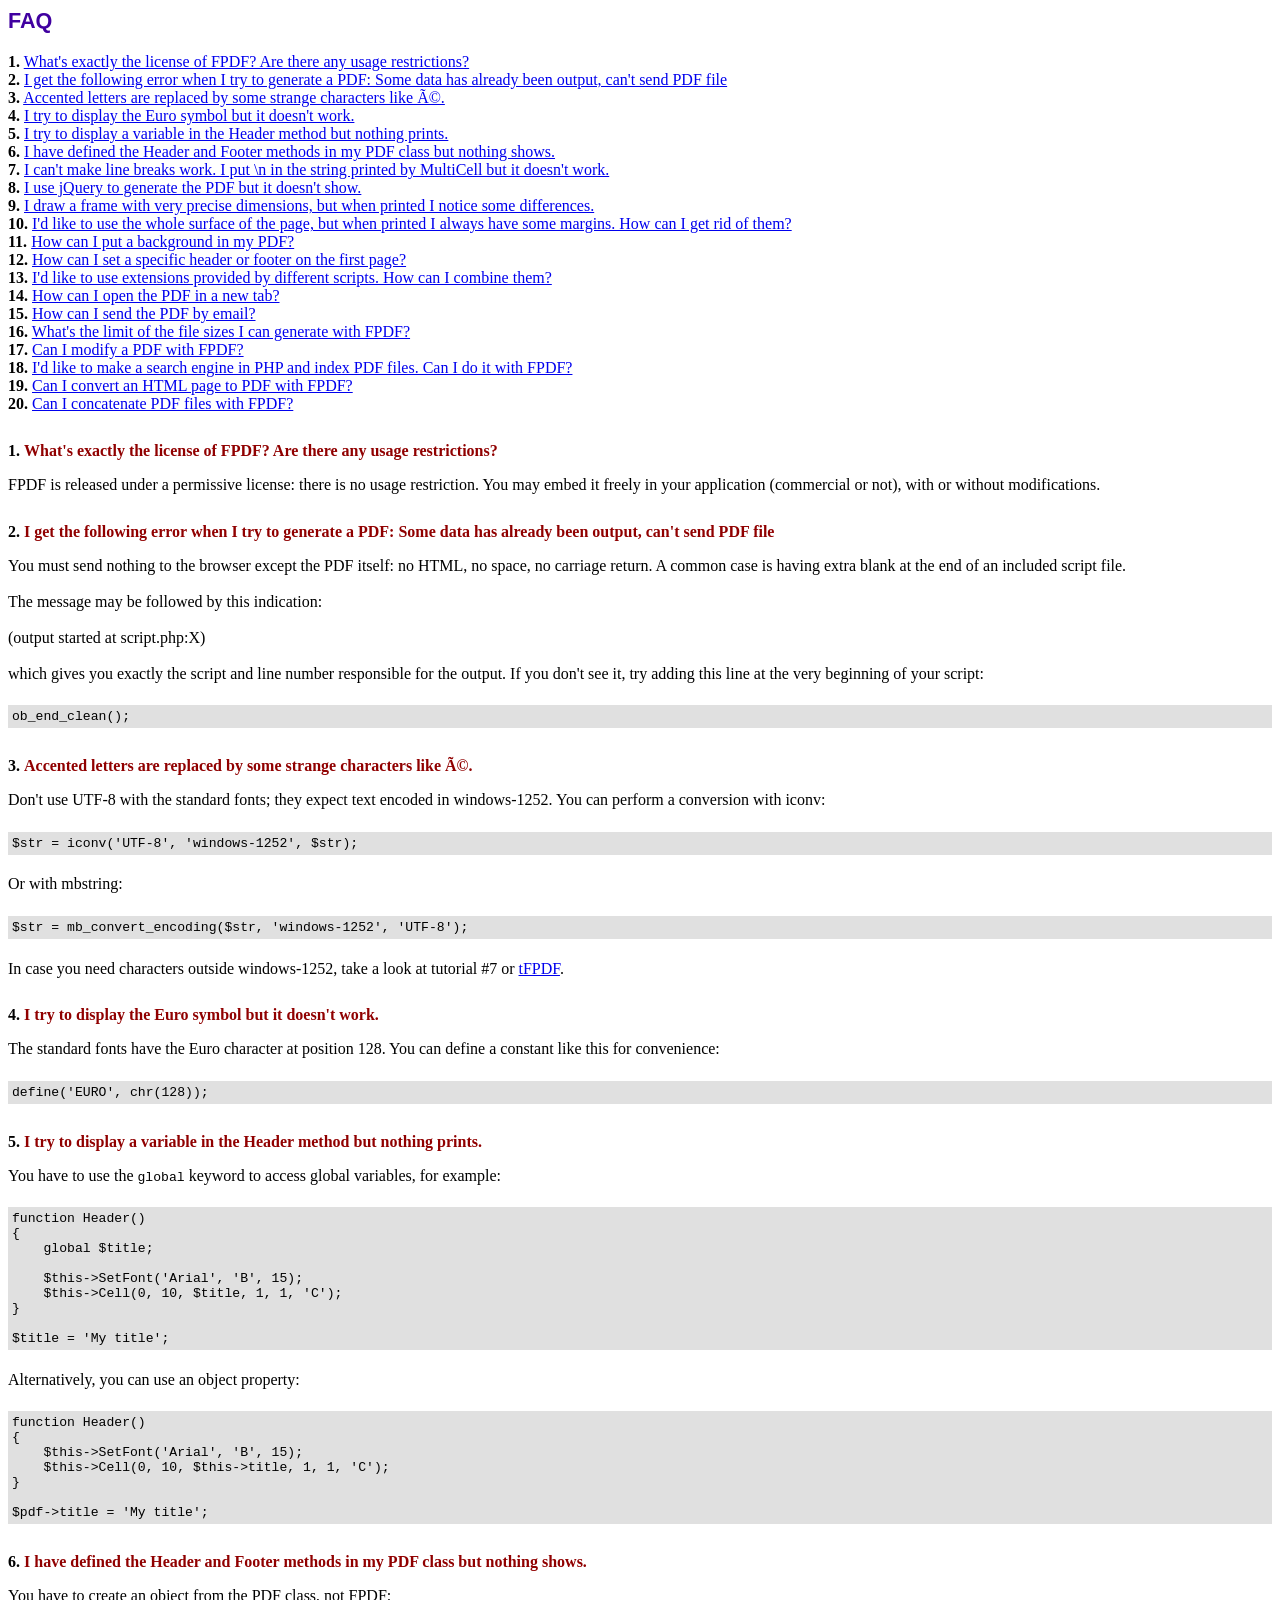
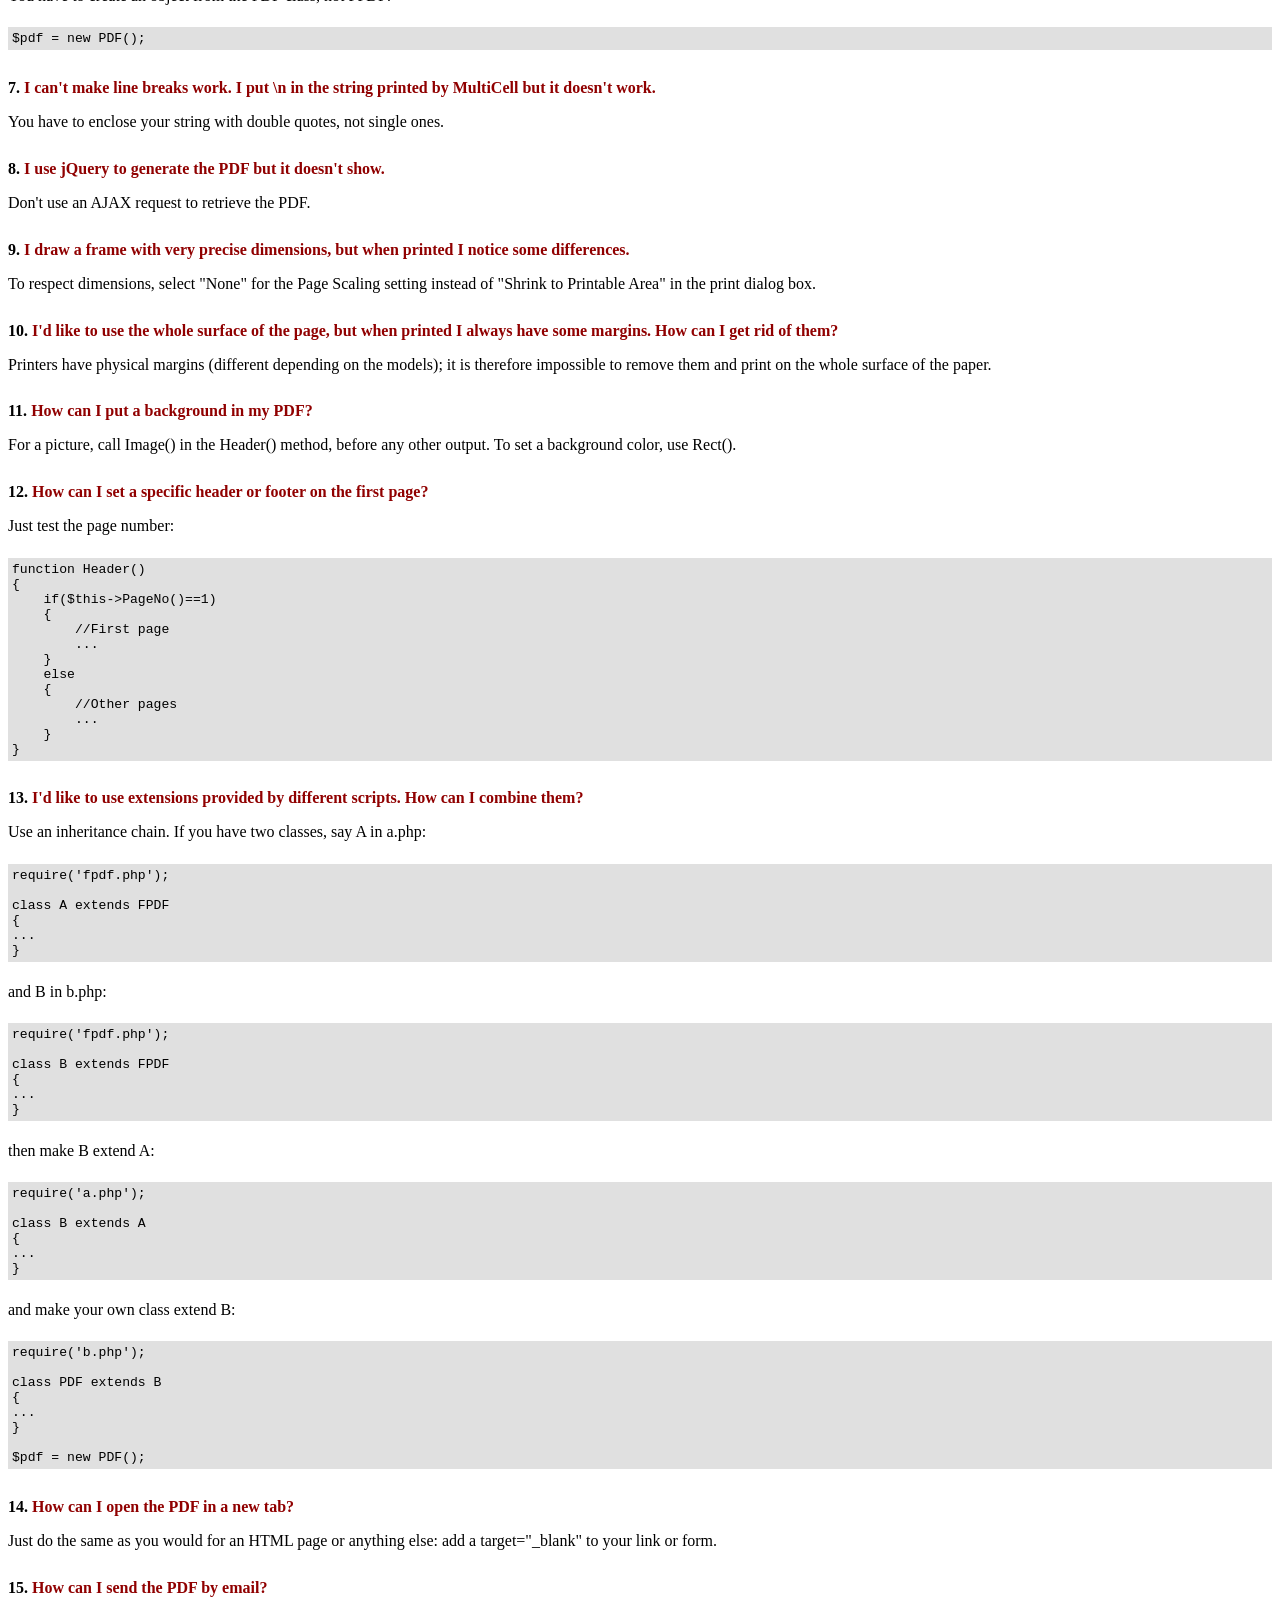
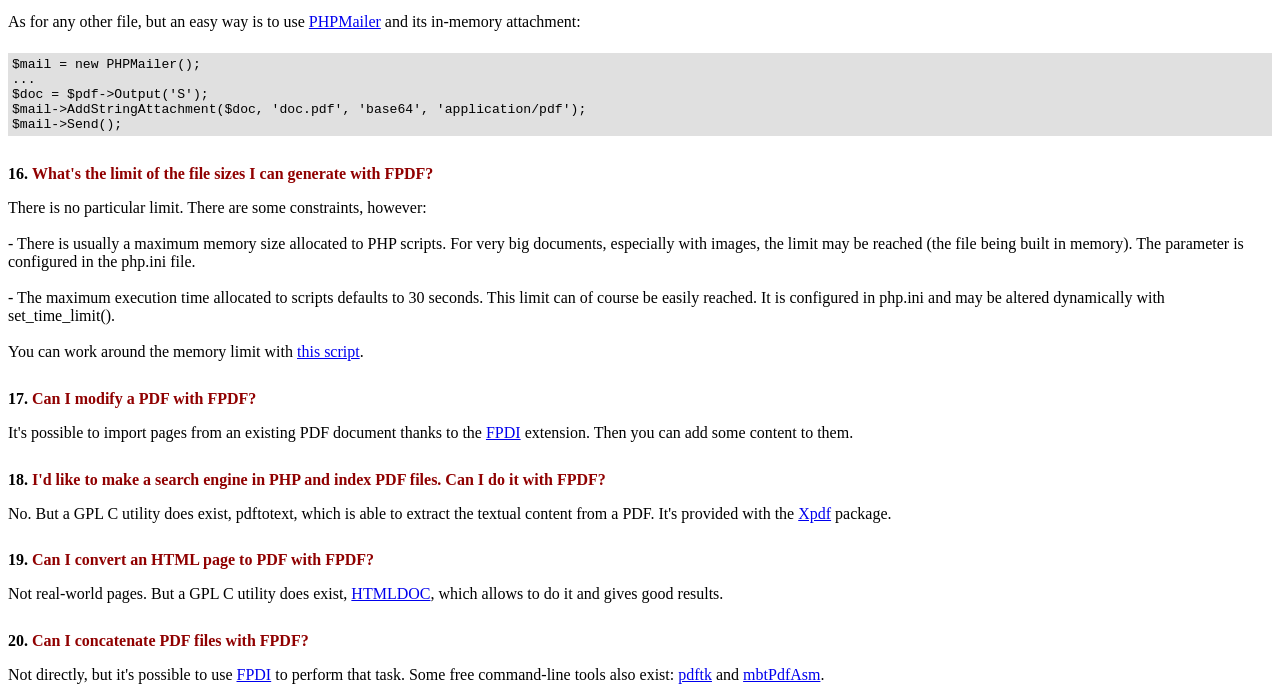
<file: backend/src/lib/FAQ.htm>
<!DOCTYPE html PUBLIC "-//W3C//DTD HTML 4.01 Transitional//EN">
<html>
<head>
<meta http-equiv="Content-Type" content="text/html; charset=UTF-8">
<title>FAQ</title>
<link type="text/css" rel="stylesheet" href="fpdf.css">
<style type="text/css">
ul {list-style-type:none; margin:0; padding:0}
ul#answers li {margin-top:1.8em}
.question {font-weight:bold; color:#900000}
</style>
</head>
<body>
<h1>FAQ</h1>
<ul>
<li><b>1.</b> <a href='#q1'>What's exactly the license of FPDF? Are there any usage restrictions?</a></li>
<li><b>2.</b> <a href='#q2'>I get the following error when I try to generate a PDF: Some data has already been output, can't send PDF file</a></li>
<li><b>3.</b> <a href='#q3'>Accented letters are replaced by some strange characters like Ã©.</a></li>
<li><b>4.</b> <a href='#q4'>I try to display the Euro symbol but it doesn't work.</a></li>
<li><b>5.</b> <a href='#q5'>I try to display a variable in the Header method but nothing prints.</a></li>
<li><b>6.</b> <a href='#q6'>I have defined the Header and Footer methods in my PDF class but nothing shows.</a></li>
<li><b>7.</b> <a href='#q7'>I can't make line breaks work. I put \n in the string printed by MultiCell but it doesn't work.</a></li>
<li><b>8.</b> <a href='#q8'>I use jQuery to generate the PDF but it doesn't show.</a></li>
<li><b>9.</b> <a href='#q9'>I draw a frame with very precise dimensions, but when printed I notice some differences.</a></li>
<li><b>10.</b> <a href='#q10'>I'd like to use the whole surface of the page, but when printed I always have some margins. How can I get rid of them?</a></li>
<li><b>11.</b> <a href='#q11'>How can I put a background in my PDF?</a></li>
<li><b>12.</b> <a href='#q12'>How can I set a specific header or footer on the first page?</a></li>
<li><b>13.</b> <a href='#q13'>I'd like to use extensions provided by different scripts. How can I combine them?</a></li>
<li><b>14.</b> <a href='#q14'>How can I open the PDF in a new tab?</a></li>
<li><b>15.</b> <a href='#q15'>How can I send the PDF by email?</a></li>
<li><b>16.</b> <a href='#q16'>What's the limit of the file sizes I can generate with FPDF?</a></li>
<li><b>17.</b> <a href='#q17'>Can I modify a PDF with FPDF?</a></li>
<li><b>18.</b> <a href='#q18'>I'd like to make a search engine in PHP and index PDF files. Can I do it with FPDF?</a></li>
<li><b>19.</b> <a href='#q19'>Can I convert an HTML page to PDF with FPDF?</a></li>
<li><b>20.</b> <a href='#q20'>Can I concatenate PDF files with FPDF?</a></li>
</ul>

<ul id='answers'>
<li id='q1'>
<p><b>1.</b> <span class='question'>What's exactly the license of FPDF? Are there any usage restrictions?</span></p>
FPDF is released under a permissive license: there is no usage restriction. You may embed it
freely in your application (commercial or not), with or without modifications.
</li>

<li id='q2'>
<p><b>2.</b> <span class='question'>I get the following error when I try to generate a PDF: Some data has already been output, can't send PDF file</span></p>
You must send nothing to the browser except the PDF itself: no HTML, no space, no carriage return. A common
case is having extra blank at the end of an included script file.<br>
<br>
The message may be followed by this indication:<br>
<br>
(output started at script.php:X)<br>
<br>
which gives you exactly the script and line number responsible for the output. If you don't see it,
try adding this line at the very beginning of your script:
<div class="doc-source">
<pre><code>ob_end_clean();</code></pre>
</div>
</li>

<li id='q3'>
<p><b>3.</b> <span class='question'>Accented letters are replaced by some strange characters like Ã©.</span></p>
Don't use UTF-8 with the standard fonts; they expect text encoded in windows-1252.
You can perform a conversion with iconv:
<div class="doc-source">
<pre><code>$str = iconv('UTF-8', 'windows-1252', $str);</code></pre>
</div>
Or with mbstring:
<div class="doc-source">
<pre><code>$str = mb_convert_encoding($str, 'windows-1252', 'UTF-8');</code></pre>
</div>
In case you need characters outside windows-1252, take a look at tutorial #7 or
<a href="http://www.fpdf.org/?go=script&amp;id=92" target="_blank">tFPDF</a>.
</li>

<li id='q4'>
<p><b>4.</b> <span class='question'>I try to display the Euro symbol but it doesn't work.</span></p>
The standard fonts have the Euro character at position 128. You can define a constant like this
for convenience:
<div class="doc-source">
<pre><code>define('EURO', chr(128));</code></pre>
</div>
</li>

<li id='q5'>
<p><b>5.</b> <span class='question'>I try to display a variable in the Header method but nothing prints.</span></p>
You have to use the <code>global</code> keyword to access global variables, for example:
<div class="doc-source">
<pre><code>function Header()
{
    global $title;

    $this-&gt;SetFont('Arial', 'B', 15);
    $this-&gt;Cell(0, 10, $title, 1, 1, 'C');
}

$title = 'My title';</code></pre>
</div>
Alternatively, you can use an object property:
<div class="doc-source">
<pre><code>function Header()
{
    $this-&gt;SetFont('Arial', 'B', 15);
    $this-&gt;Cell(0, 10, $this-&gt;title, 1, 1, 'C');
}

$pdf-&gt;title = 'My title';</code></pre>
</div>
</li>

<li id='q6'>
<p><b>6.</b> <span class='question'>I have defined the Header and Footer methods in my PDF class but nothing shows.</span></p>
You have to create an object from the PDF class, not FPDF:
<div class="doc-source">
<pre><code>$pdf = new PDF();</code></pre>
</div>
</li>

<li id='q7'>
<p><b>7.</b> <span class='question'>I can't make line breaks work. I put \n in the string printed by MultiCell but it doesn't work.</span></p>
You have to enclose your string with double quotes, not single ones.
</li>

<li id='q8'>
<p><b>8.</b> <span class='question'>I use jQuery to generate the PDF but it doesn't show.</span></p>
Don't use an AJAX request to retrieve the PDF.
</li>

<li id='q9'>
<p><b>9.</b> <span class='question'>I draw a frame with very precise dimensions, but when printed I notice some differences.</span></p>
To respect dimensions, select "None" for the Page Scaling setting instead of "Shrink to Printable Area" in the print dialog box.
</li>

<li id='q10'>
<p><b>10.</b> <span class='question'>I'd like to use the whole surface of the page, but when printed I always have some margins. How can I get rid of them?</span></p>
Printers have physical margins (different depending on the models); it is therefore impossible to remove
them and print on the whole surface of the paper.
</li>

<li id='q11'>
<p><b>11.</b> <span class='question'>How can I put a background in my PDF?</span></p>
For a picture, call Image() in the Header() method, before any other output. To set a background color, use Rect().
</li>

<li id='q12'>
<p><b>12.</b> <span class='question'>How can I set a specific header or footer on the first page?</span></p>
Just test the page number:
<div class="doc-source">
<pre><code>function Header()
{
    if($this-&gt;PageNo()==1)
    {
        //First page
        ...
    }
    else
    {
        //Other pages
        ...
    }
}</code></pre>
</div>
</li>

<li id='q13'>
<p><b>13.</b> <span class='question'>I'd like to use extensions provided by different scripts. How can I combine them?</span></p>
Use an inheritance chain. If you have two classes, say A in a.php:
<div class="doc-source">
<pre><code>require('fpdf.php');

class A extends FPDF
{
...
}</code></pre>
</div>
and B in b.php:
<div class="doc-source">
<pre><code>require('fpdf.php');

class B extends FPDF
{
...
}</code></pre>
</div>
then make B extend A:
<div class="doc-source">
<pre><code>require('a.php');

class B extends A
{
...
}</code></pre>
</div>
and make your own class extend B:
<div class="doc-source">
<pre><code>require('b.php');

class PDF extends B
{
...
}

$pdf = new PDF();</code></pre>
</div>
</li>

<li id='q14'>
<p><b>14.</b> <span class='question'>How can I open the PDF in a new tab?</span></p>
Just do the same as you would for an HTML page or anything else: add a target="_blank" to your link or form.
</li>

<li id='q15'>
<p><b>15.</b> <span class='question'>How can I send the PDF by email?</span></p>
As for any other file, but an easy way is to use <a href="https://github.com/PHPMailer/PHPMailer" target="_blank">PHPMailer</a> and
its in-memory attachment:
<div class="doc-source">
<pre><code>$mail = new PHPMailer();
...
$doc = $pdf-&gt;Output('S');
$mail-&gt;AddStringAttachment($doc, 'doc.pdf', 'base64', 'application/pdf');
$mail-&gt;Send();</code></pre>
</div>
</li>

<li id='q16'>
<p><b>16.</b> <span class='question'>What's the limit of the file sizes I can generate with FPDF?</span></p>
There is no particular limit. There are some constraints, however:
<br>
<br>
- There is usually a maximum memory size allocated to PHP scripts. For very big documents,
especially with images, the limit may be reached (the file being built in memory). The
parameter is configured in the php.ini file.
<br>
<br>
- The maximum execution time allocated to scripts defaults to 30 seconds. This limit can of course
be easily reached. It is configured in php.ini and may be altered dynamically with set_time_limit().
<br>
<br>
You can work around the memory limit with <a href="http://www.fpdf.org/?go=script&amp;id=76" target="_blank">this script</a>.
</li>

<li id='q17'>
<p><b>17.</b> <span class='question'>Can I modify a PDF with FPDF?</span></p>
It's possible to import pages from an existing PDF document thanks to the
<a href="https://www.setasign.com/products/fpdi/about/" target="_blank">FPDI</a> extension.
Then you can add some content to them.
</li>

<li id='q18'>
<p><b>18.</b> <span class='question'>I'd like to make a search engine in PHP and index PDF files. Can I do it with FPDF?</span></p>
No. But a GPL C utility does exist, pdftotext, which is able to extract the textual content from a PDF.
It's provided with the <a href="https://www.xpdfreader.com" target="_blank">Xpdf</a> package.
</li>

<li id='q19'>
<p><b>19.</b> <span class='question'>Can I convert an HTML page to PDF with FPDF?</span></p>
Not real-world pages. But a GPL C utility does exist, <a href="https://www.msweet.org/htmldoc/" target="_blank">HTMLDOC</a>,
which allows to do it and gives good results.
</li>

<li id='q20'>
<p><b>20.</b> <span class='question'>Can I concatenate PDF files with FPDF?</span></p>
Not directly, but it's possible to use <a href="https://www.setasign.com/products/fpdi/demos/concatenate-fake/" target="_blank">FPDI</a>
to perform that task. Some free command-line tools also exist:
<a href="https://www.pdflabs.com/tools/pdftk-the-pdf-toolkit/" target="_blank">pdftk</a> and
<a href="http://thierry.schmit.free.fr/spip/spip.php?article15" target="_blank">mbtPdfAsm</a>.
</li>
</ul>
</body>
</html>
</file>
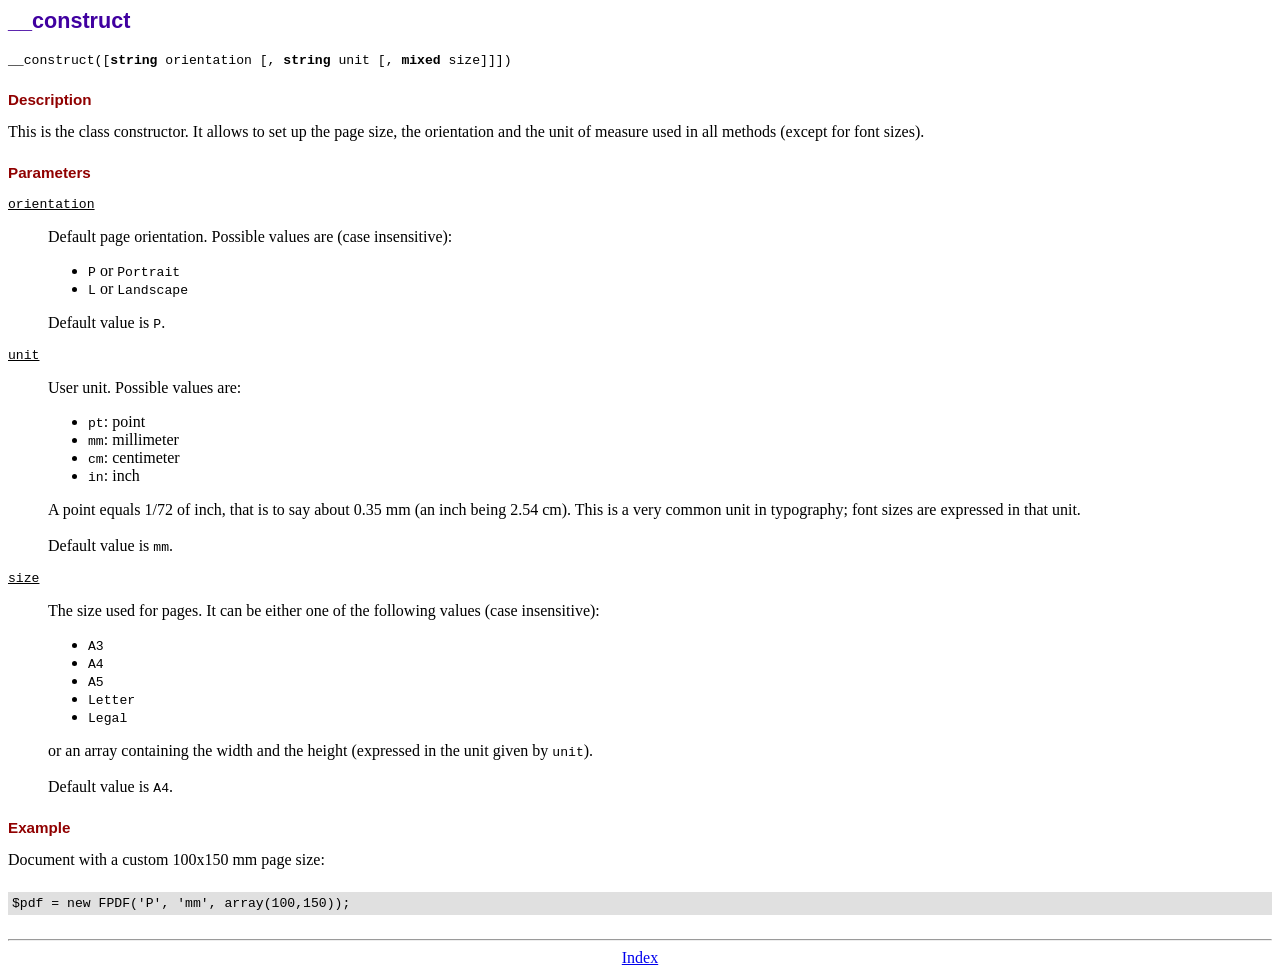
<file: backend/src/lib/doc/__construct.htm>
<!DOCTYPE html PUBLIC "-//W3C//DTD HTML 4.01 Transitional//EN">
<html>
<head>
<meta http-equiv="Content-Type" content="text/html; charset=UTF-8">
<title>__construct</title>
<link type="text/css" rel="stylesheet" href="../fpdf.css">
</head>
<body>
<h1>__construct</h1>
<code>__construct([<b>string</b> orientation [, <b>string</b> unit [, <b>mixed</b> size]]])</code>
<h2>Description</h2>
This is the class constructor. It allows to set up the page size, the orientation and the
unit of measure used in all methods (except for font sizes).
<h2>Parameters</h2>
<dl class="param">
<dt><code>orientation</code></dt>
<dd>
Default page orientation. Possible values are (case insensitive):
<ul>
<li><code>P</code> or <code>Portrait</code></li>
<li><code>L</code> or <code>Landscape</code></li>
</ul>
Default value is <code>P</code>.
</dd>
<dt><code>unit</code></dt>
<dd>
User unit. Possible values are:
<ul>
<li><code>pt</code>: point</li>
<li><code>mm</code>: millimeter</li>
<li><code>cm</code>: centimeter</li>
<li><code>in</code>: inch</li>
</ul>
A point equals 1/72 of inch, that is to say about 0.35 mm (an inch being 2.54 cm). This
is a very common unit in typography; font sizes are expressed in that unit.
<br>
<br>
Default value is <code>mm</code>.
</dd>
<dt><code>size</code></dt>
<dd>
The size used for pages. It can be either one of the following values (case insensitive):
<ul>
<li><code>A3</code></li>
<li><code>A4</code></li>
<li><code>A5</code></li>
<li><code>Letter</code></li>
<li><code>Legal</code></li>
</ul>
or an array containing the width and the height (expressed in the unit given by <code>unit</code>).<br>
<br>
Default value is <code>A4</code>.
</dd>
</dl>
<h2>Example</h2>
Document with a custom 100x150 mm page size:
<div class="doc-source">
<pre><code>$pdf = new FPDF('P', 'mm', array(100,150));</code></pre>
</div>
<hr style="margin-top:1.5em">
<div style="text-align:center"><a href="index.htm">Index</a></div>
</body>
</html>
</file>
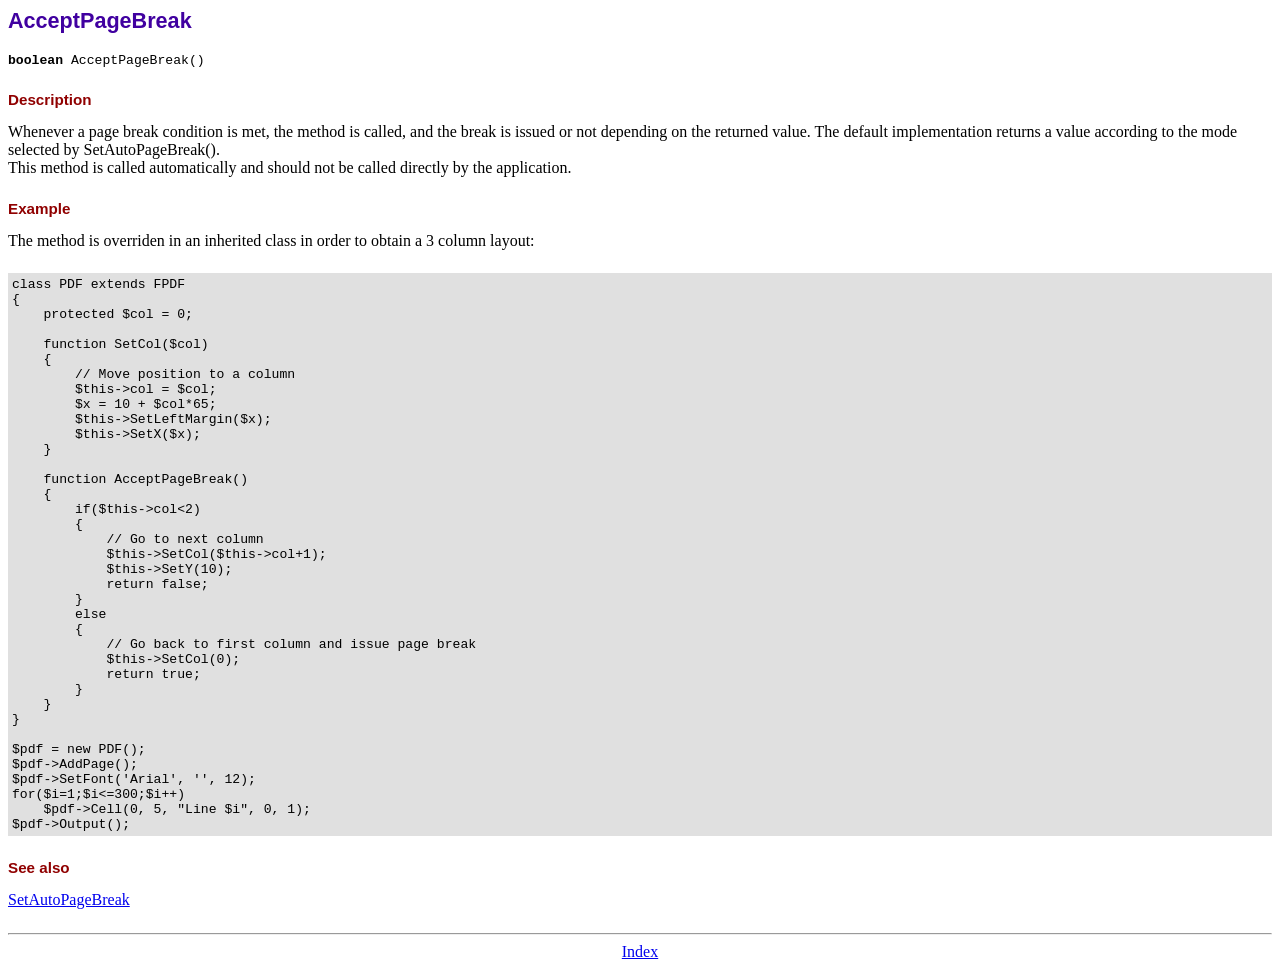
<file: backend/src/lib/doc/acceptpagebreak.htm>
<!DOCTYPE html PUBLIC "-//W3C//DTD HTML 4.01 Transitional//EN">
<html>
<head>
<meta http-equiv="Content-Type" content="text/html; charset=UTF-8">
<title>AcceptPageBreak</title>
<link type="text/css" rel="stylesheet" href="../fpdf.css">
</head>
<body>
<h1>AcceptPageBreak</h1>
<code><b>boolean</b> AcceptPageBreak()</code>
<h2>Description</h2>
Whenever a page break condition is met, the method is called, and the break is issued or not
depending on the returned value. The default implementation returns a value according to the
mode selected by SetAutoPageBreak().
<br>
This method is called automatically and should not be called directly by the application.
<h2>Example</h2>
The method is overriden in an inherited class in order to obtain a 3 column layout:
<div class="doc-source">
<pre><code>class PDF extends FPDF
{
    protected $col = 0;

    function SetCol($col)
    {
        // Move position to a column
        $this-&gt;col = $col;
        $x = 10 + $col*65;
        $this-&gt;SetLeftMargin($x);
        $this-&gt;SetX($x);
    }

    function AcceptPageBreak()
    {
        if($this-&gt;col&lt;2)
        {
            // Go to next column
            $this-&gt;SetCol($this-&gt;col+1);
            $this-&gt;SetY(10);
            return false;
        }
        else
        {
            // Go back to first column and issue page break
            $this-&gt;SetCol(0);
            return true;
        }
    }
}

$pdf = new PDF();
$pdf-&gt;AddPage();
$pdf-&gt;SetFont('Arial', '', 12);
for($i=1;$i&lt;=300;$i++)
    $pdf-&gt;Cell(0, 5, "Line $i", 0, 1);
$pdf-&gt;Output();</code></pre>
</div>
<h2>See also</h2>
<a href="setautopagebreak.htm">SetAutoPageBreak</a>
<hr style="margin-top:1.5em">
<div style="text-align:center"><a href="index.htm">Index</a></div>
</body>
</html>
</file>
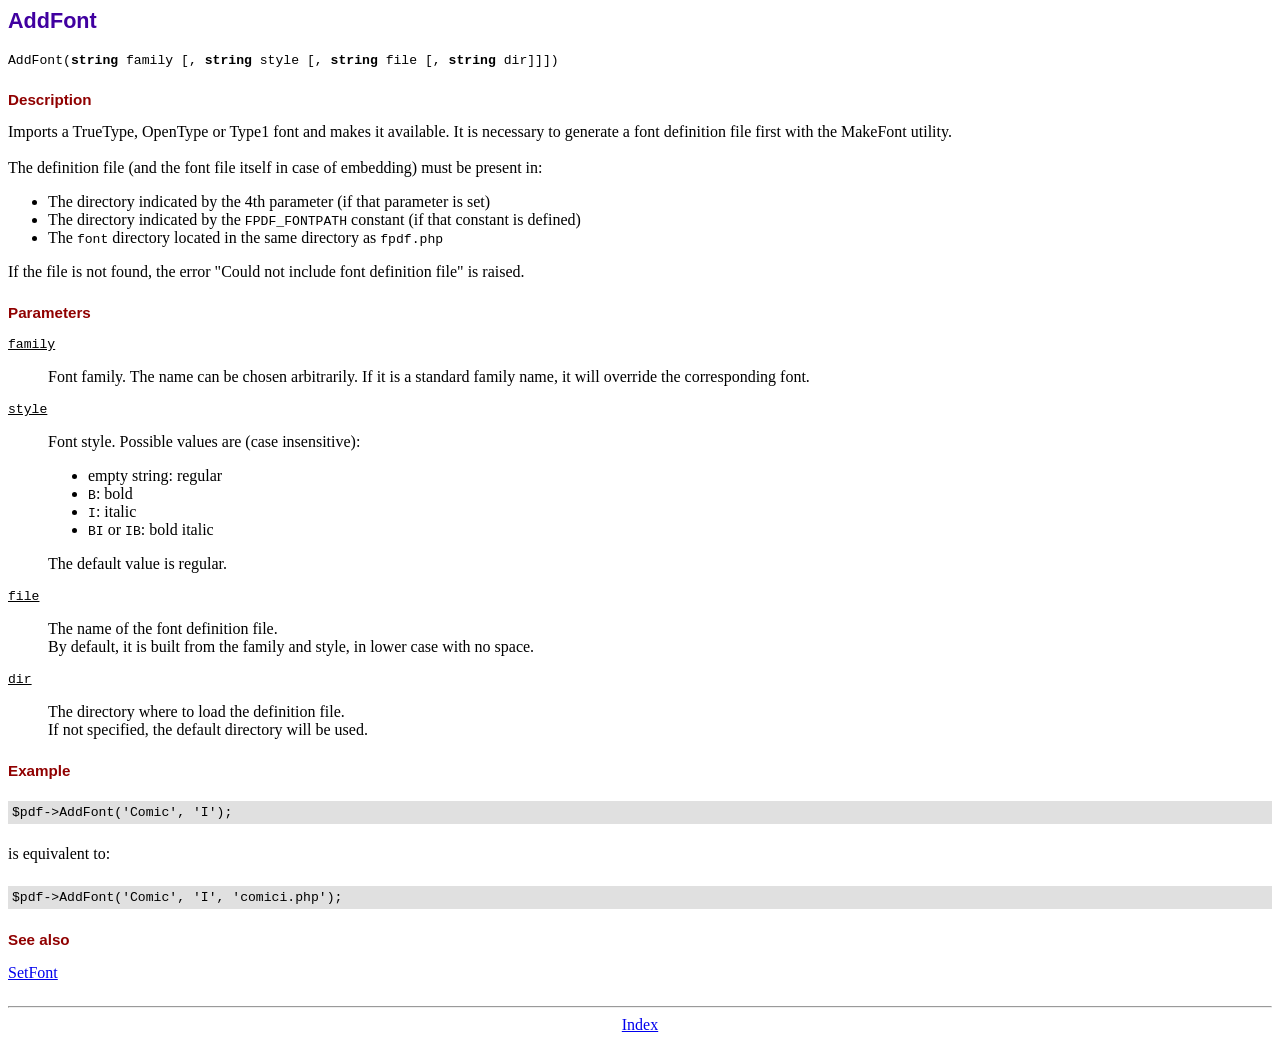
<file: backend/src/lib/doc/addfont.htm>
<!DOCTYPE html PUBLIC "-//W3C//DTD HTML 4.01 Transitional//EN">
<html>
<head>
<meta http-equiv="Content-Type" content="text/html; charset=UTF-8">
<title>AddFont</title>
<link type="text/css" rel="stylesheet" href="../fpdf.css">
</head>
<body>
<h1>AddFont</h1>
<code>AddFont(<b>string</b> family [, <b>string</b> style [, <b>string</b> file [, <b>string</b> dir]]])</code>
<h2>Description</h2>
Imports a TrueType, OpenType or Type1 font and makes it available. It is necessary to generate a font
definition file first with the MakeFont utility.
<br>
<br>
The definition file (and the font file itself in case of embedding) must be present in:
<ul>
<li>The directory indicated by the 4th parameter (if that parameter is set)</li>
<li>The directory indicated by the <code>FPDF_FONTPATH</code> constant (if that constant is defined)</li>
<li>The <code>font</code> directory located in the same directory as <code>fpdf.php</code></li>
</ul>
If the file is not found, the error "Could not include font definition file" is raised.
<h2>Parameters</h2>
<dl class="param">
<dt><code>family</code></dt>
<dd>
Font family. The name can be chosen arbitrarily. If it is a standard family name, it will
override the corresponding font.
</dd>
<dt><code>style</code></dt>
<dd>
Font style. Possible values are (case insensitive):
<ul>
<li>empty string: regular</li>
<li><code>B</code>: bold</li>
<li><code>I</code>: italic</li>
<li><code>BI</code> or <code>IB</code>: bold italic</li>
</ul>
The default value is regular.
</dd>
<dt><code>file</code></dt>
<dd>
The name of the font definition file.
<br>
By default, it is built from the family and style, in lower case with no space.
</dd>
<dt><code>dir</code></dt>
<dd>
The directory where to load the definition file.
<br>
If not specified, the default directory will be used.
</dd>
</dl>
<h2>Example</h2>
<div class="doc-source">
<pre><code>$pdf-&gt;AddFont('Comic', 'I');</code></pre>
</div>
is equivalent to:
<div class="doc-source">
<pre><code>$pdf-&gt;AddFont('Comic', 'I', 'comici.php');</code></pre>
</div>
<h2>See also</h2>
<a href="setfont.htm">SetFont</a>
<hr style="margin-top:1.5em">
<div style="text-align:center"><a href="index.htm">Index</a></div>
</body>
</html>
</file>
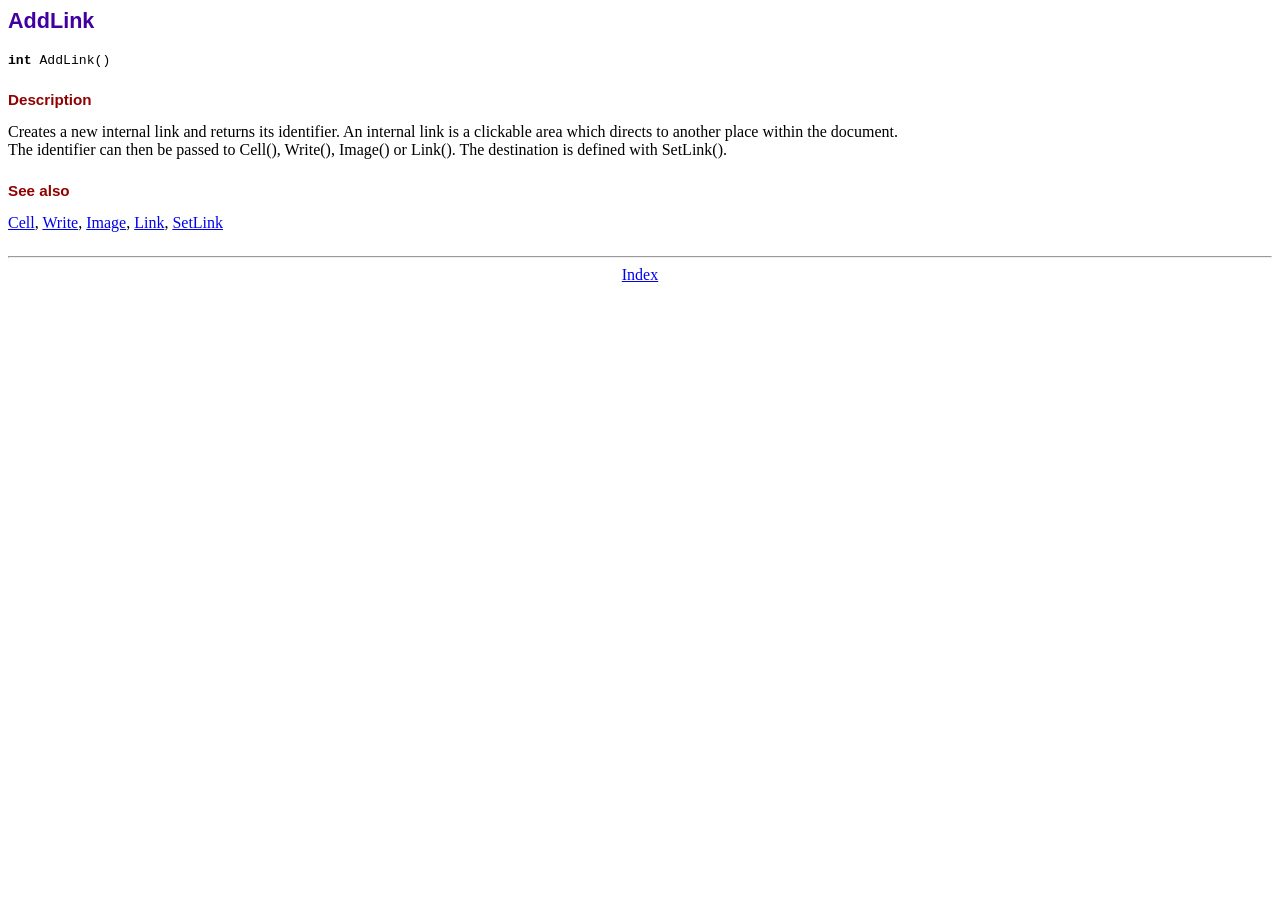
<file: backend/src/lib/doc/addlink.htm>
<!DOCTYPE html PUBLIC "-//W3C//DTD HTML 4.01 Transitional//EN">
<html>
<head>
<meta http-equiv="Content-Type" content="text/html; charset=UTF-8">
<title>AddLink</title>
<link type="text/css" rel="stylesheet" href="../fpdf.css">
</head>
<body>
<h1>AddLink</h1>
<code><b>int</b> AddLink()</code>
<h2>Description</h2>
Creates a new internal link and returns its identifier. An internal link is a clickable area
which directs to another place within the document.
<br>
The identifier can then be passed to Cell(), Write(), Image() or Link(). The destination is
defined with SetLink().
<h2>See also</h2>
<a href="cell.htm">Cell</a>,
<a href="write.htm">Write</a>,
<a href="image.htm">Image</a>,
<a href="link.htm">Link</a>,
<a href="setlink.htm">SetLink</a>
<hr style="margin-top:1.5em">
<div style="text-align:center"><a href="index.htm">Index</a></div>
</body>
</html>
</file>
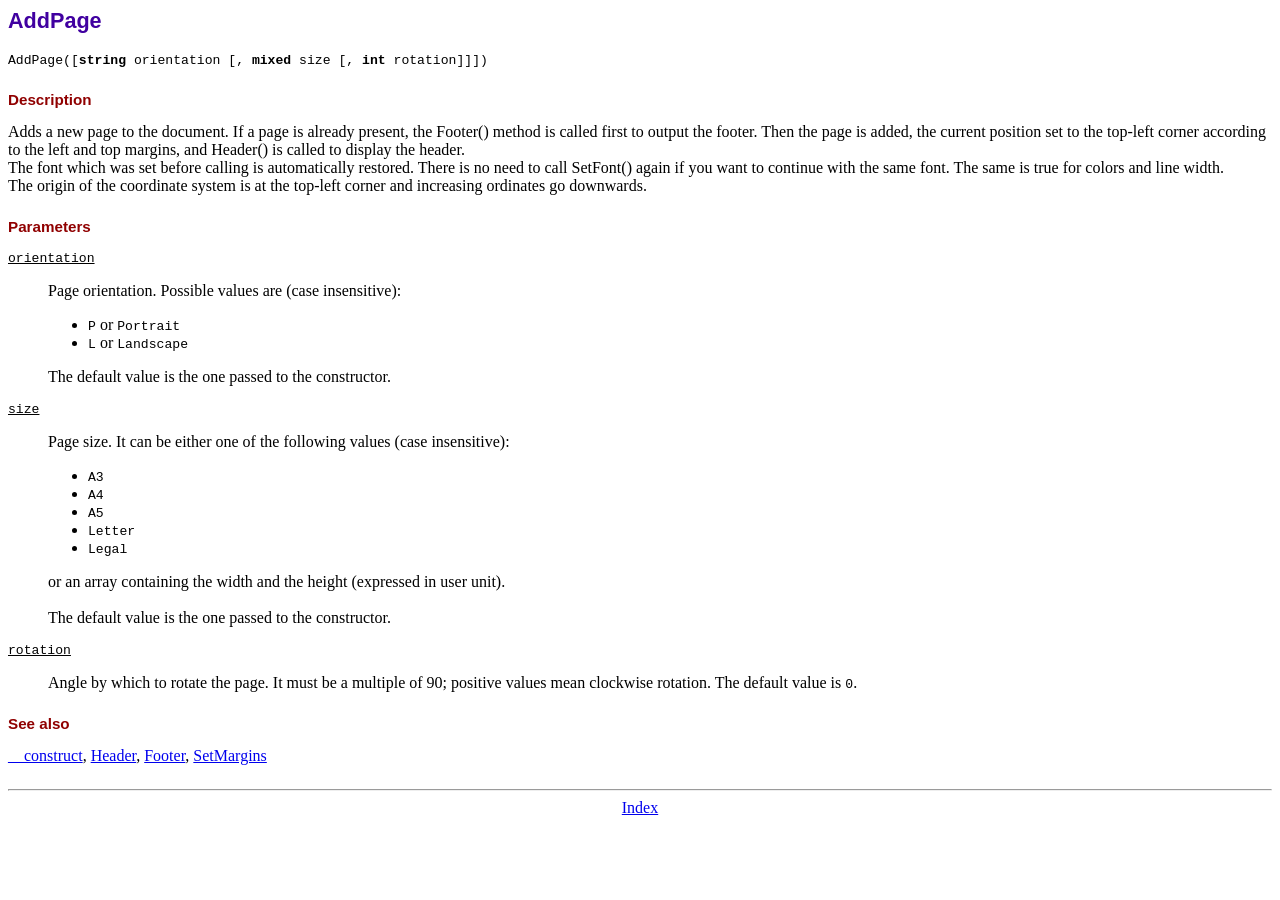
<file: backend/src/lib/doc/addpage.htm>
<!DOCTYPE html PUBLIC "-//W3C//DTD HTML 4.01 Transitional//EN">
<html>
<head>
<meta http-equiv="Content-Type" content="text/html; charset=UTF-8">
<title>AddPage</title>
<link type="text/css" rel="stylesheet" href="../fpdf.css">
</head>
<body>
<h1>AddPage</h1>
<code>AddPage([<b>string</b> orientation [, <b>mixed</b> size [, <b>int</b> rotation]]])</code>
<h2>Description</h2>
Adds a new page to the document. If a page is already present, the Footer() method is called
first to output the footer. Then the page is added, the current position set to the top-left
corner according to the left and top margins, and Header() is called to display the header.
<br>
The font which was set before calling is automatically restored. There is no need to call
SetFont() again if you want to continue with the same font. The same is true for colors and
line width.
<br>
The origin of the coordinate system is at the top-left corner and increasing ordinates go
downwards.
<h2>Parameters</h2>
<dl class="param">
<dt><code>orientation</code></dt>
<dd>
Page orientation. Possible values are (case insensitive):
<ul>
<li><code>P</code> or <code>Portrait</code></li>
<li><code>L</code> or <code>Landscape</code></li>
</ul>
The default value is the one passed to the constructor.
</dd>
<dt><code>size</code></dt>
<dd>
Page size. It can be either one of the following values (case insensitive):
<ul>
<li><code>A3</code></li>
<li><code>A4</code></li>
<li><code>A5</code></li>
<li><code>Letter</code></li>
<li><code>Legal</code></li>
</ul>
or an array containing the width and the height (expressed in user unit).<br>
<br>
The default value is the one passed to the constructor.
</dd>
<dt><code>rotation</code></dt>
<dd>
Angle by which to rotate the page. It must be a multiple of 90; positive values
mean clockwise rotation. The default value is <code>0</code>.
</dd>
</dl>
<h2>See also</h2>
<a href="__construct.htm">__construct</a>,
<a href="header.htm">Header</a>,
<a href="footer.htm">Footer</a>,
<a href="setmargins.htm">SetMargins</a>
<hr style="margin-top:1.5em">
<div style="text-align:center"><a href="index.htm">Index</a></div>
</body>
</html>
</file>
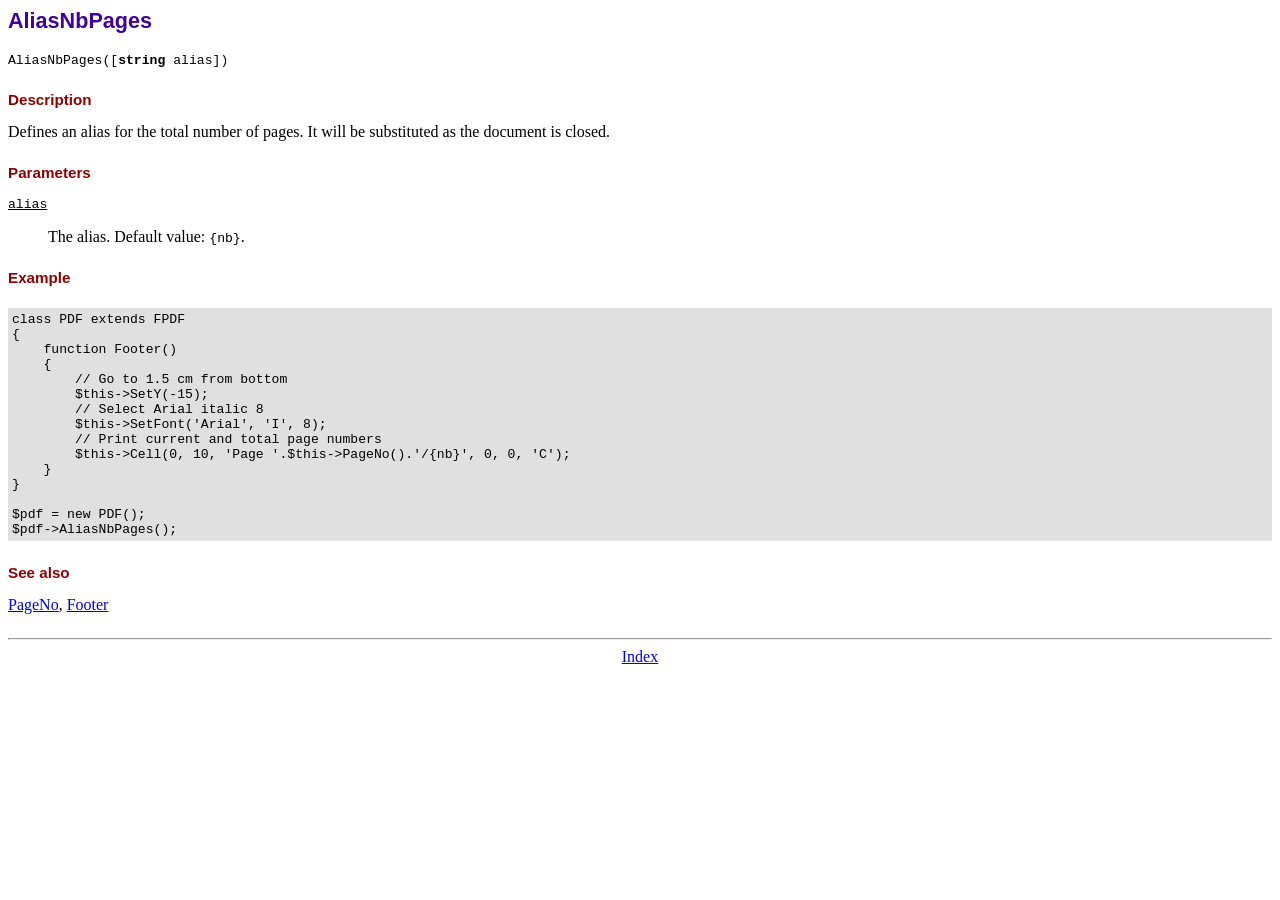
<file: backend/src/lib/doc/aliasnbpages.htm>
<!DOCTYPE html PUBLIC "-//W3C//DTD HTML 4.01 Transitional//EN">
<html>
<head>
<meta http-equiv="Content-Type" content="text/html; charset=UTF-8">
<title>AliasNbPages</title>
<link type="text/css" rel="stylesheet" href="../fpdf.css">
</head>
<body>
<h1>AliasNbPages</h1>
<code>AliasNbPages([<b>string</b> alias])</code>
<h2>Description</h2>
Defines an alias for the total number of pages. It will be substituted as the document is
closed.
<h2>Parameters</h2>
<dl class="param">
<dt><code>alias</code></dt>
<dd>
The alias. Default value: <code>{nb}</code>.
</dd>
</dl>
<h2>Example</h2>
<div class="doc-source">
<pre><code>class PDF extends FPDF
{
    function Footer()
    {
        // Go to 1.5 cm from bottom
        $this-&gt;SetY(-15);
        // Select Arial italic 8
        $this-&gt;SetFont('Arial', 'I', 8);
        // Print current and total page numbers
        $this-&gt;Cell(0, 10, 'Page '.$this-&gt;PageNo().'/{nb}', 0, 0, 'C');
    }
}

$pdf = new PDF();
$pdf-&gt;AliasNbPages();</code></pre>
</div>
<h2>See also</h2>
<a href="pageno.htm">PageNo</a>,
<a href="footer.htm">Footer</a>
<hr style="margin-top:1.5em">
<div style="text-align:center"><a href="index.htm">Index</a></div>
</body>
</html>
</file>
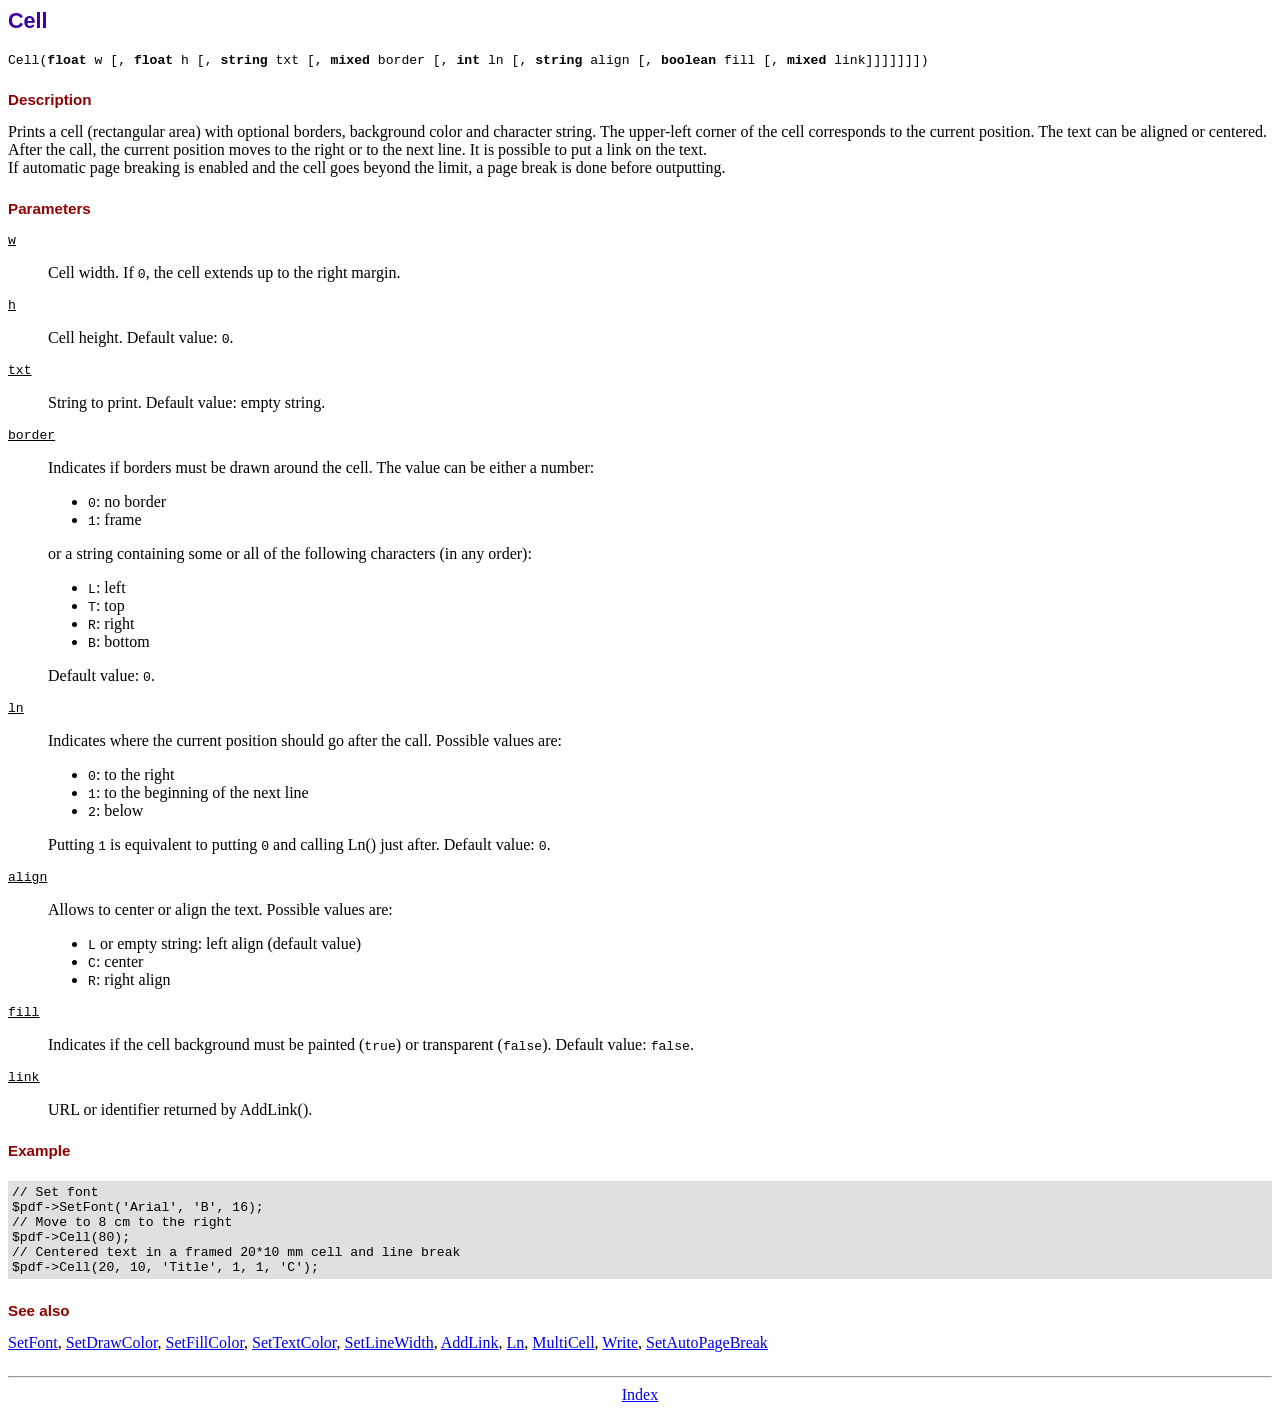
<file: backend/src/lib/doc/cell.htm>
<!DOCTYPE html PUBLIC "-//W3C//DTD HTML 4.01 Transitional//EN">
<html>
<head>
<meta http-equiv="Content-Type" content="text/html; charset=UTF-8">
<title>Cell</title>
<link type="text/css" rel="stylesheet" href="../fpdf.css">
</head>
<body>
<h1>Cell</h1>
<code>Cell(<b>float</b> w [, <b>float</b> h [, <b>string</b> txt [, <b>mixed</b> border [, <b>int</b> ln [, <b>string</b> align [, <b>boolean</b> fill [, <b>mixed</b> link]]]]]]])</code>
<h2>Description</h2>
Prints a cell (rectangular area) with optional borders, background color and character string.
The upper-left corner of the cell corresponds to the current position. The text can be aligned
or centered. After the call, the current position moves to the right or to the next line. It is
possible to put a link on the text.
<br>
If automatic page breaking is enabled and the cell goes beyond the limit, a page break is
done before outputting.
<h2>Parameters</h2>
<dl class="param">
<dt><code>w</code></dt>
<dd>
Cell width. If <code>0</code>, the cell extends up to the right margin.
</dd>
<dt><code>h</code></dt>
<dd>
Cell height.
Default value: <code>0</code>.
</dd>
<dt><code>txt</code></dt>
<dd>
String to print.
Default value: empty string.
</dd>
<dt><code>border</code></dt>
<dd>
Indicates if borders must be drawn around the cell. The value can be either a number:
<ul>
<li><code>0</code>: no border</li>
<li><code>1</code>: frame</li>
</ul>
or a string containing some or all of the following characters (in any order):
<ul>
<li><code>L</code>: left</li>
<li><code>T</code>: top</li>
<li><code>R</code>: right</li>
<li><code>B</code>: bottom</li>
</ul>
Default value: <code>0</code>.
</dd>
<dt><code>ln</code></dt>
<dd>
Indicates where the current position should go after the call. Possible values are:
<ul>
<li><code>0</code>: to the right</li>
<li><code>1</code>: to the beginning of the next line</li>
<li><code>2</code>: below</li>
</ul>
Putting <code>1</code> is equivalent to putting <code>0</code> and calling Ln() just after.
Default value: <code>0</code>.
</dd>
<dt><code>align</code></dt>
<dd>
Allows to center or align the text. Possible values are:
<ul>
<li><code>L</code> or empty string: left align (default value)</li>
<li><code>C</code>: center</li>
<li><code>R</code>: right align</li>
</ul>
</dd>
<dt><code>fill</code></dt>
<dd>
Indicates if the cell background must be painted (<code>true</code>) or transparent (<code>false</code>).
Default value: <code>false</code>.
</dd>
<dt><code>link</code></dt>
<dd>
URL or identifier returned by AddLink().
</dd>
</dl>
<h2>Example</h2>
<div class="doc-source">
<pre><code>// Set font
$pdf-&gt;SetFont('Arial', 'B', 16);
// Move to 8 cm to the right
$pdf-&gt;Cell(80);
// Centered text in a framed 20*10 mm cell and line break
$pdf-&gt;Cell(20, 10, 'Title', 1, 1, 'C');</code></pre>
</div>
<h2>See also</h2>
<a href="setfont.htm">SetFont</a>,
<a href="setdrawcolor.htm">SetDrawColor</a>,
<a href="setfillcolor.htm">SetFillColor</a>,
<a href="settextcolor.htm">SetTextColor</a>,
<a href="setlinewidth.htm">SetLineWidth</a>,
<a href="addlink.htm">AddLink</a>,
<a href="ln.htm">Ln</a>,
<a href="multicell.htm">MultiCell</a>,
<a href="write.htm">Write</a>,
<a href="setautopagebreak.htm">SetAutoPageBreak</a>
<hr style="margin-top:1.5em">
<div style="text-align:center"><a href="index.htm">Index</a></div>
</body>
</html>
</file>
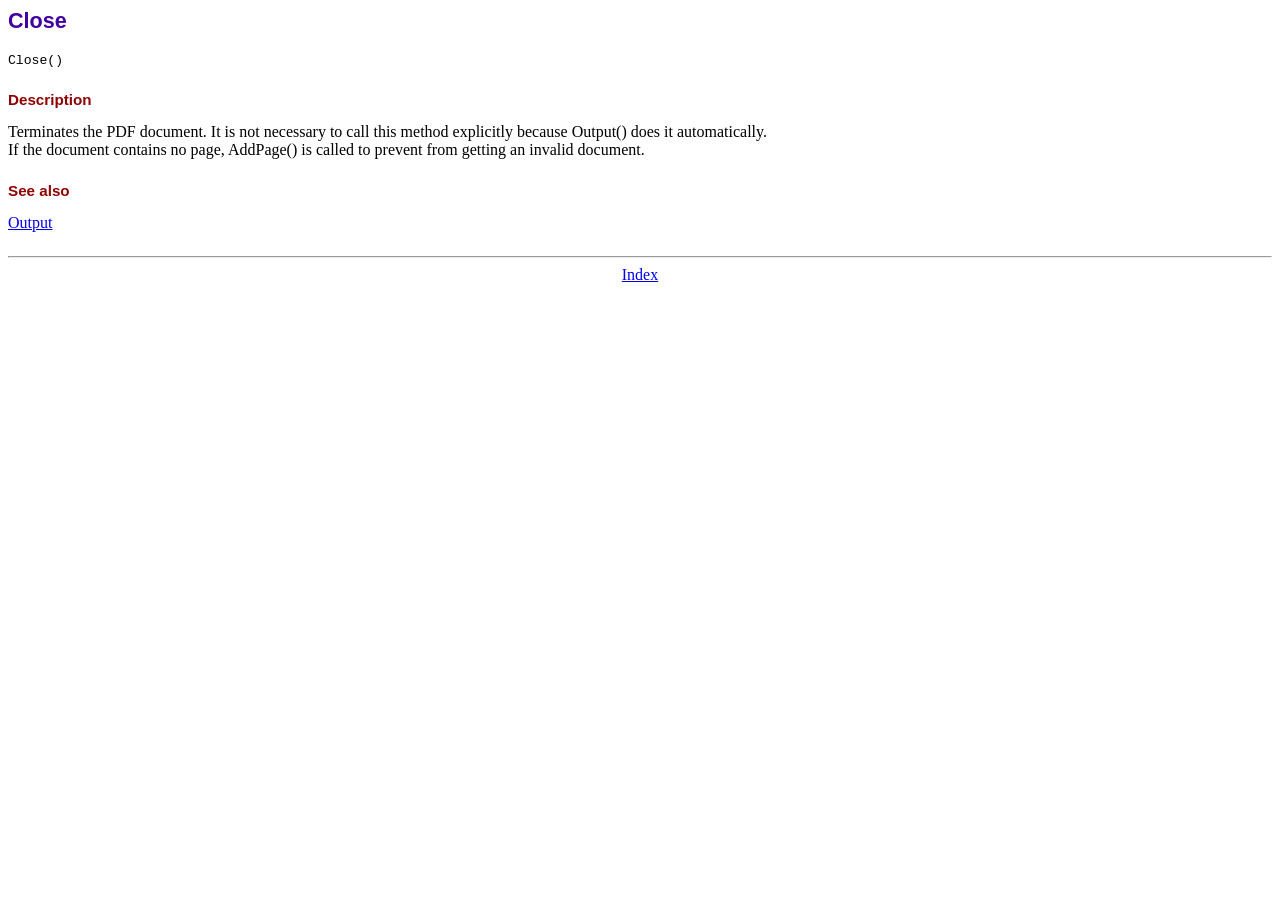
<file: backend/src/lib/doc/close.htm>
<!DOCTYPE html PUBLIC "-//W3C//DTD HTML 4.01 Transitional//EN">
<html>
<head>
<meta http-equiv="Content-Type" content="text/html; charset=UTF-8">
<title>Close</title>
<link type="text/css" rel="stylesheet" href="../fpdf.css">
</head>
<body>
<h1>Close</h1>
<code>Close()</code>
<h2>Description</h2>
Terminates the PDF document. It is not necessary to call this method explicitly because Output()
does it automatically.
<br>
If the document contains no page, AddPage() is called to prevent from getting an invalid document.
<h2>See also</h2>
<a href="output.htm">Output</a>
<hr style="margin-top:1.5em">
<div style="text-align:center"><a href="index.htm">Index</a></div>
</body>
</html>
</file>
<file: backend/src/lib/fpdf.css>
body {font-family:"Times New Roman",serif}
h1 {font:bold 135% Arial,sans-serif; color:#4000A0; margin-bottom:0.9em}
h2 {font:bold 95% Arial,sans-serif; color:#900000; margin-top:1.5em; margin-bottom:1em}
dl.param dt {text-decoration:underline}
dl.param dd {margin-top:1em; margin-bottom:1em}
dl.param ul {margin-top:1em; margin-bottom:1em}
tt, code, kbd {font-family:"Courier New",Courier,monospace; font-size:82%}
div.source {margin-top:1.4em; margin-bottom:1.3em}
div.source pre {display:table; border:1px solid #24246A; width:100%; margin:0em; font-family:inherit; font-size:100%}
div.source code {display:block; border:1px solid #C5C5EC; background-color:#F0F5FF; padding:6px; color:#000000}
div.doc-source {margin-top:1.4em; margin-bottom:1.3em}
div.doc-source pre {display:table; width:100%; margin:0em; font-family:inherit; font-size:100%}
div.doc-source code {display:block; background-color:#E0E0E0; padding:4px}
.kw {color:#000080; font-weight:bold}
.str {color:#CC0000}
.cmt {color:#008000}
p.demo {text-align:center; margin-top:-0.9em}
a.demo {text-decoration:none; font-weight:bold; color:#0000CC}
a.demo:link {text-decoration:none; font-weight:bold; color:#0000CC}
a.demo:hover {text-decoration:none; font-weight:bold; color:#0000FF}
a.demo:active {text-decoration:none; font-weight:bold; color:#0000FF}
</file>
